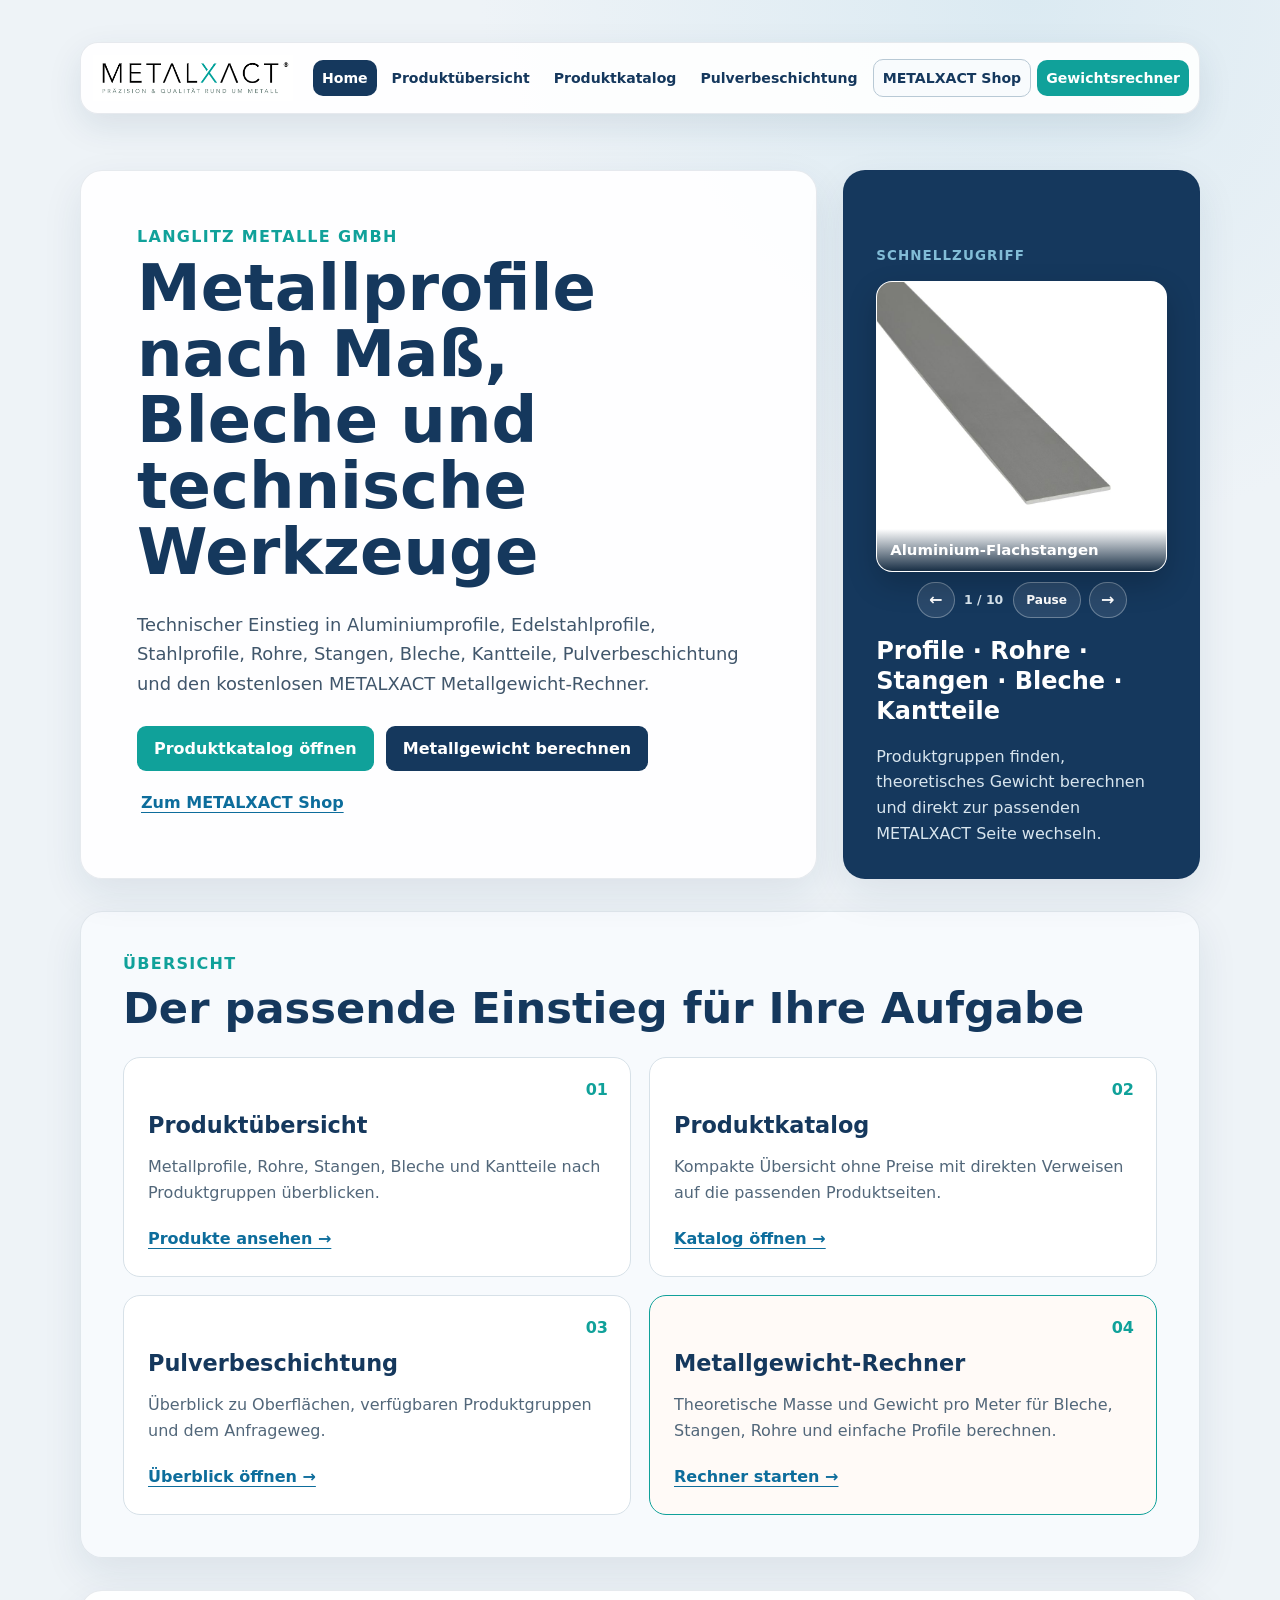
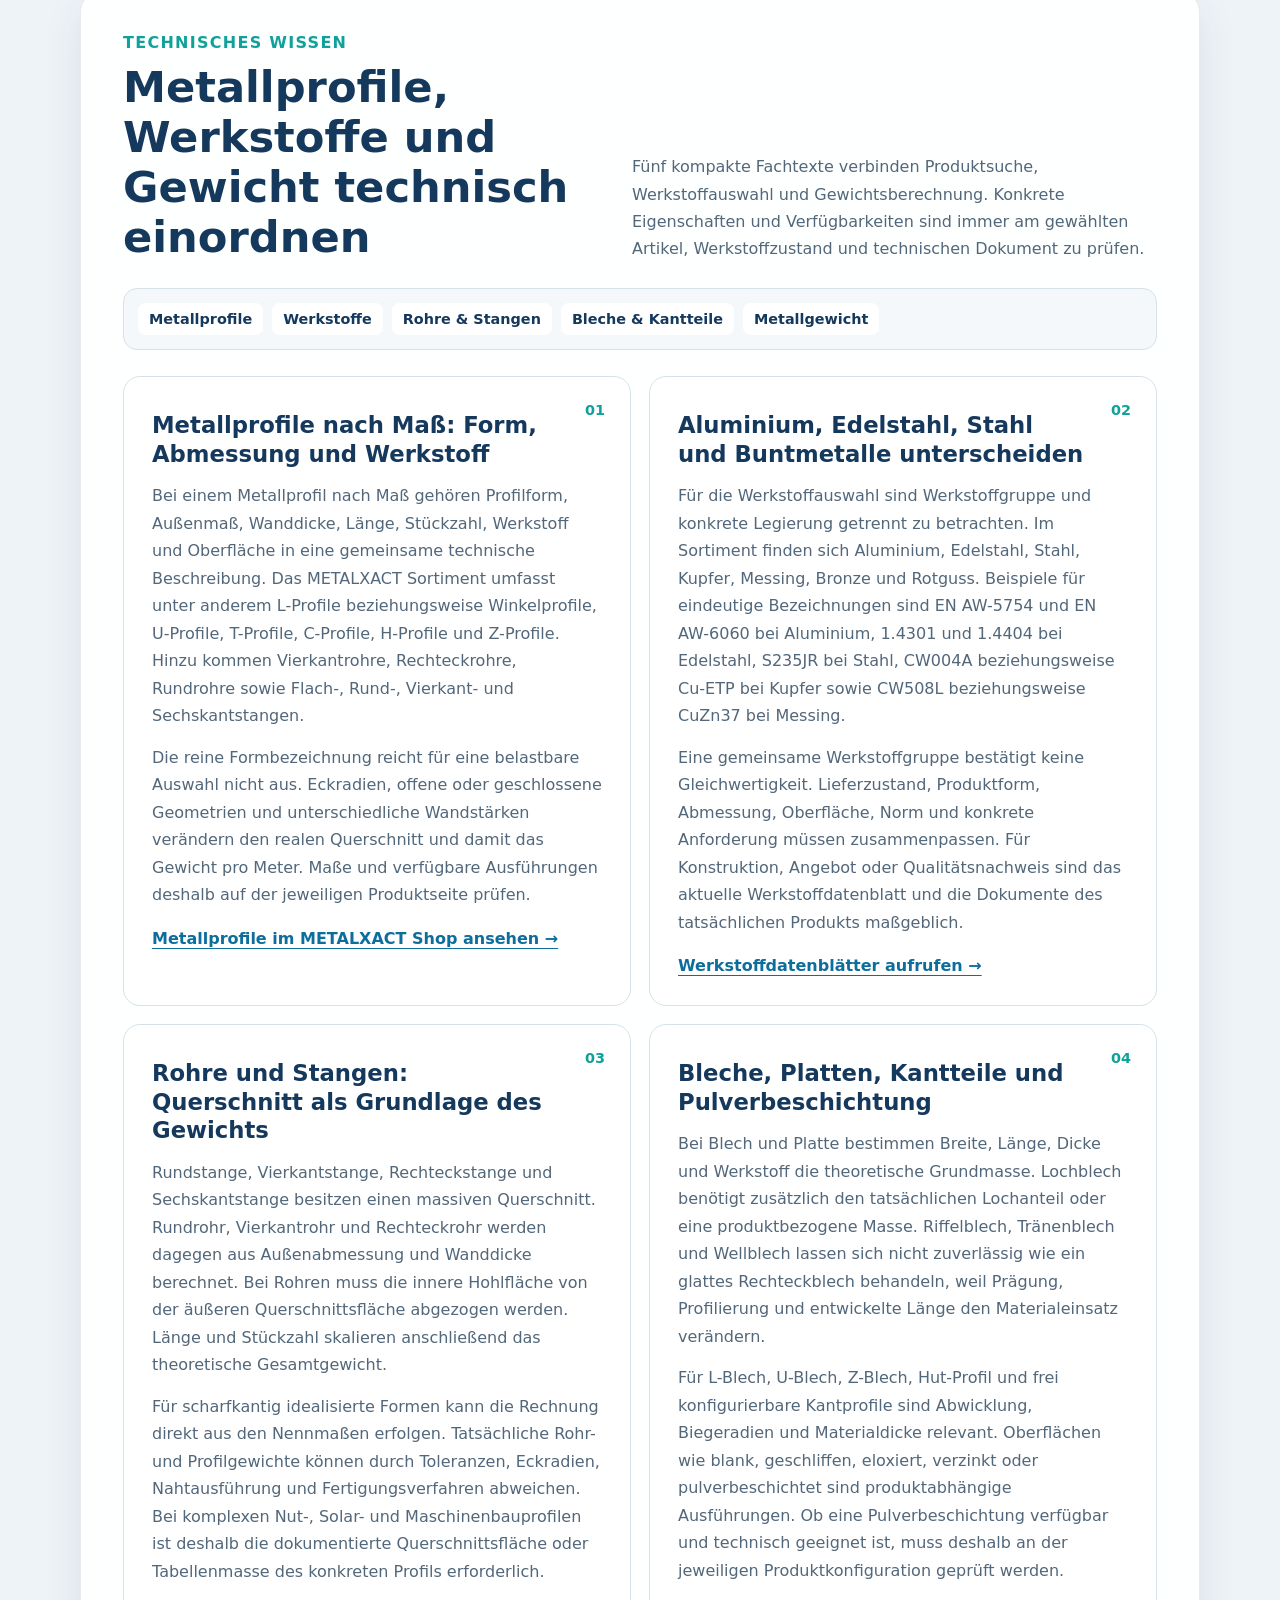
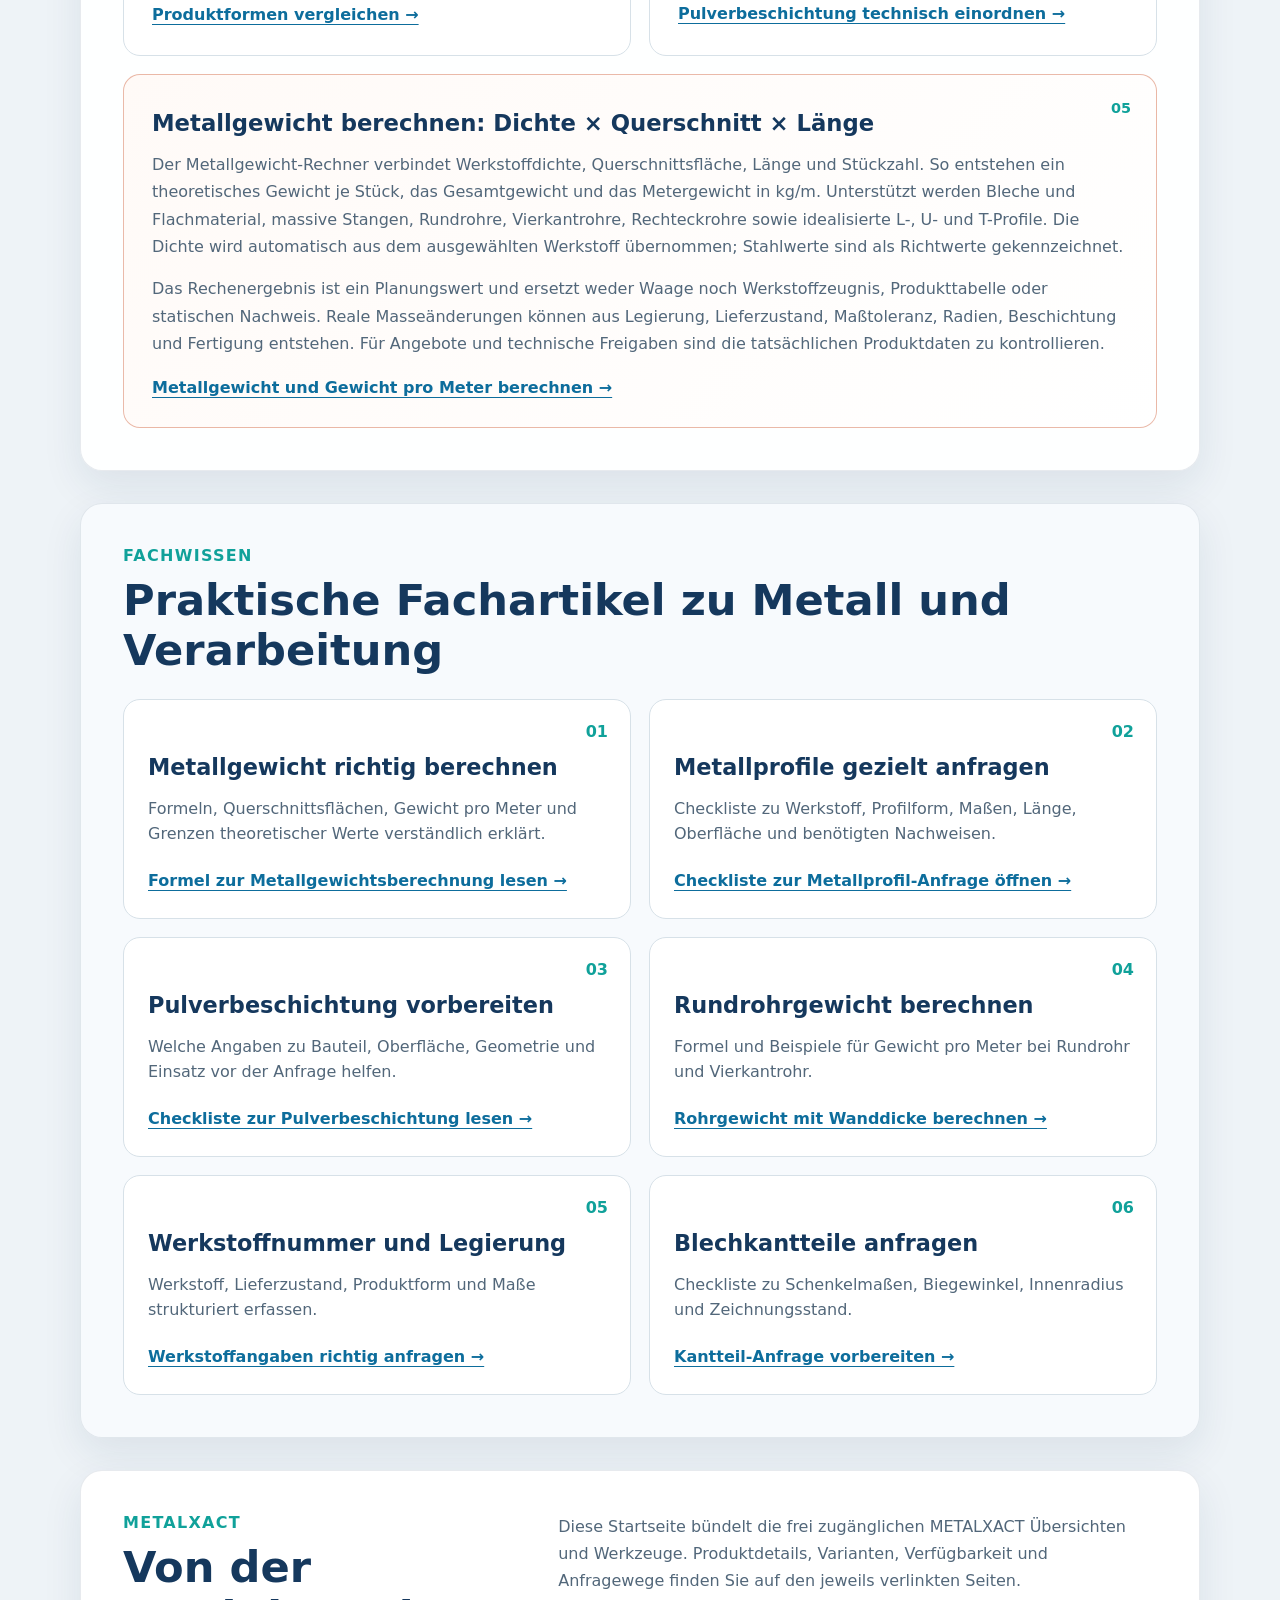
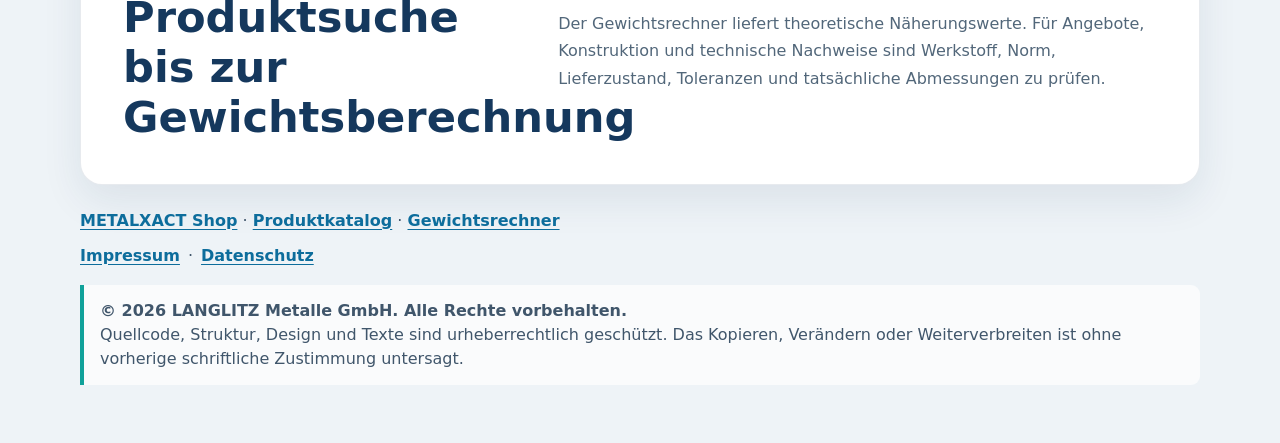
<file: index.html>
<!-- Copyright (c) 2026 LANGLITZ Metalle GmbH. All rights reserved. -->
<!doctype html>
<html lang="de" data-rights-owner="LANGLITZ Metalle GmbH">
<head>
  <meta charset="utf-8">
  <meta name="viewport" content="width=device-width, initial-scale=1">
  <title>Metallprofile nach Maß, Bleche & Gewichtsrechner | METALXACT</title>
  <meta name="description" content="METALXACT: Metallprofile nach Maß aus Aluminium, Edelstahl, Stahl, Kupfer, Messing, Bronze und Rotguss sowie Bleche, Kantteile und Gewichtsrechner.">
  <meta name="robots" content="index,follow,max-image-preview:large,max-snippet:-1,max-video-preview:-1">
  <meta name="author" content="LANGLITZ Metalle GmbH">
  <meta name="copyright" content="Copyright 2026 LANGLITZ Metalle GmbH. Alle Rechte vorbehalten.">
  <meta name="rights" content="Alle Inhalte und der Quellcode sind urheberrechtlich geschützt und gehören der LANGLITZ Metalle GmbH.">
  <meta name="application-name" content="METALXACT">
  <meta name="theme-color" content="#15385d">
  <link rel="canonical" href="https://langlitzmetalle.github.io/">
  <link rel="describedby" href="/llms.txt">
  <link rel="icon" type="image/png" href="favicon.png">
  <link rel="stylesheet" href="styles.css?v=20261005-9">
  <script src="carousel.js?v=20261005-1" defer></script>
  <meta property="og:type" content="website">
  <meta property="og:locale" content="de_DE">
  <meta property="og:site_name" content="METALXACT">
  <meta property="og:title" content="Metallprofile, Bleche und technische Werkzeuge | METALXACT">
    <meta property="og:description" content="Fachübersicht zu Profilformen, Werkstoffen, Blechen, Kantteilen, Pulverbeschichtung und theoretischer Gewichtsberechnung.">

  <meta property="og:url" content="https://langlitzmetalle.github.io/">
    <meta property="og:image" content="https://langlitzmetalle.github.io/assets/products/metallxact-social-preview.jpg">
  <meta property="og:image:type" content="image/jpeg">
  <meta property="og:image:alt" content="Metallprofile, Rundrohre und Stangen im METALXACT Sortiment">
  <meta name="twitter:image" content="https://langlitzmetalle.github.io/assets/products/metallxact-social-preview.jpg">
  <meta name="twitter:image:alt" content="Metallprofile, Rundrohre und Stangen im METALXACT Sortiment">
  <meta name="twitter:card" content="summary">
  <meta name="twitter:title" content="METALXACT Metallprofile & Gewichtsrechner">
  <meta name="twitter:description" content="Metallprofile nach Maß, Werkstoffgruppen, Bleche, Kantteile und theoretisches Gewicht pro Meter kompakt erklärt.">
  <script type="application/ld+json">
  {
    "@context": "https://schema.org",
    "@graph": [
      {
        "@type": "Organization",
        "@id": "https://www.metalxact.com/#organization",
        "name": "METALXACT",
        "legalName": "LANGLITZ Metalle GmbH",
        "alternateName": ["Langlitz Metalle", "METALXACT by LANGLITZ Metalle GmbH"],
        "url": "https://www.metalxact.com/",
        "logo": {
          "@type": "ImageObject",
          "@id": "https://www.metalxact.com/#logo",
          "url": "https://www.metalxact.com/media/6a/b0/7d/1710239752/METALXACT-Langlitz-Metalle-GmbH-Wettringen.svg",
          "caption": "METALXACT – LANGLITZ Metalle GmbH"
        },
        "address": {
          "@type": "PostalAddress",
          "streetAddress": "Siemensweg 6",
          "postalCode": "48493",
          "addressLocality": "Wettringen",
          "addressRegion": "Nordrhein-Westfalen",
          "addressCountry": "DE"
        },
        "telephone": "+49 2557 9296363",
        "email": "info@metalxact.com",
        "contactPoint": {
          "@type": "ContactPoint",
          "telephone": "+49 2557 9296363",
          "email": "info@metalxact.com",
          "contactType": "customer service",
          "availableLanguage": ["de", "en", "fr", "it", "es"],
          "url": "https://www.metalxact.com/service/kontakt/"
        },
        "sameAs": [
          "https://www.instagram.com/metalxact/",
          "https://www.facebook.com/metalxact/",
          "https://www.youtube.com/@METALXACT"
        ]
      },
      {
        "@type": "WebSite",
        "@id": "https://langlitzmetalle.github.io/#website",
        "url": "https://langlitzmetalle.github.io/",
        "name": "METALXACT",
        "alternateName": "METALXACT – LANGLITZ Metalle GmbH",
        "description": "Technische Übersicht zu Metallprofilen nach Maß, Werkstoffen, Blechen, Kantteilen, Pulverbeschichtung und Metallgewicht.",
        "inLanguage": "de-DE",
        "publisher": { "@id": "https://www.metalxact.com/#organization" },
        "copyrightHolder": { "@id": "https://www.metalxact.com/#organization" },
        "copyrightYear": 2026
      },
      {
        "@type": "WebPage",
        "@id": "https://langlitzmetalle.github.io/#webpage",
        "url": "https://langlitzmetalle.github.io/",
        "name": "Metallprofile nach Maß, Bleche und Gewichtsrechner | METALXACT",
        "headline": "Metallprofile nach Maß, Bleche und technische Werkzeuge von METALXACT",
        "description": "Technische Übersicht zu Metallprofilen, Werkstoffen, Rohren, Stangen, Blechen, Kantteilen, Pulverbeschichtung und theoretischer Gewichtsberechnung.",
        "isPartOf": { "@id": "https://langlitzmetalle.github.io/#website" },
        "about": { "@id": "https://www.metalxact.com/#organization" },
        "mainEntity": { "@id": "https://langlitzmetalle.github.io/#technical-topics" },
        "keywords": "Metallprofile nach Maß, Aluminiumprofile, Edelstahlprofile, Stahlprofile, Kupferprofile, Messingprofile, Bronzeprofile, Rotgussprofile, Rohre, Stangen, Bleche, Kantteile, Pulverbeschichtung, Metallgewicht, Gewicht pro Meter",
        "copyrightHolder": { "@id": "https://www.metalxact.com/#organization" },
        "copyrightYear": 2026,
        "inLanguage": "de-DE",
        "dateModified": "2026-10-07"
      },
      {
        "@type": "ItemList",
        "@id": "https://langlitzmetalle.github.io/#technical-topics",
        "name": "Technische Themen zu Metallprofilen und Metallgewicht",
        "numberOfItems": 5,
        "itemListElement": [
          {
            "@type": "ListItem",
            "position": 1,
            "item": {
              "@type": "WebPageElement",
              "@id": "https://langlitzmetalle.github.io/#metallprofile-nach-mass",
              "url": "https://langlitzmetalle.github.io/#metallprofile-nach-mass",
              "name": "Metallprofile nach Maß",
              "description": "Technische Einordnung von Profilform, Abmessung, Werkstoff und Oberfläche."
            }
          },
          {
            "@type": "ListItem",
            "position": 2,
            "item": {
              "@type": "WebPageElement",
              "@id": "https://langlitzmetalle.github.io/#werkstoffe-und-legierungen",
              "url": "https://langlitzmetalle.github.io/#werkstoffe-und-legierungen",
              "name": "Werkstoffe und Legierungen",
              "description": "Orientierung zu Aluminium, Edelstahl, Stahl, Kupfer, Messing, Bronze und Rotguss."
            }
          },
          {
            "@type": "ListItem",
            "position": 3,
            "item": {
              "@type": "WebPageElement",
              "@id": "https://langlitzmetalle.github.io/#rohre-und-stangen",
              "url": "https://langlitzmetalle.github.io/#rohre-und-stangen",
              "name": "Rohre und Stangen",
              "description": "Querschnittsformen und Eingabedaten für die theoretische Gewichtsberechnung."
            }
          },
          {
            "@type": "ListItem",
            "position": 4,
            "item": {
              "@type": "WebPageElement",
              "@id": "https://langlitzmetalle.github.io/#bleche-kantteile-oberflaechen",
              "url": "https://langlitzmetalle.github.io/#bleche-kantteile-oberflaechen",
              "name": "Bleche, Kantteile und Oberflächen",
              "description": "Auswahlkriterien für Bleche, Platten, Kantprofile und produktabhängige Oberflächen."
            }
          },
          {
            "@type": "ListItem",
            "position": 5,
            "item": {
              "@type": "WebPageElement",
              "@id": "https://langlitzmetalle.github.io/#metallgewicht-berechnen",
              "url": "https://langlitzmetalle.github.io/#metallgewicht-berechnen",
              "name": "Metallgewicht berechnen",
              "description": "Zusammenhang zwischen Dichte, Querschnitt, Länge, Stückzahl und theoretischer Masse."
            }
          }
        ]
      }
    ]
  }
  </script>
</head>
<body>
  <main class="shell">
    <nav class="topnav" aria-label="Seitennavigation">
      <a class="topnav-brand" href="./" aria-label="METALXACT Startseite">
        <img src="metalxact-logo.png" width="397" height="90" alt="METALXACT – Präzision und Qualität rund um Metall">
      </a>
      <a class="active" href="./" aria-current="page">Home</a>
      <a href="/metal-weight-calculator/produkte.html">Produktübersicht</a>
      <a href="/metal-weight-calculator/produktkatalog.html">Produktkatalog</a>
      <a href="/metal-weight-calculator/pulverbeschichtung.html">Pulverbeschichtung</a>
      <a class="nav-shop" href="https://www.metalxact.com/">METALXACT Shop</a>
      <a class="nav-calculator" href="/metal-weight-calculator/">Gewichtsrechner</a>
    </nav>

    <header class="hero">
      <div class="hero-copy">
        <p class="eyebrow">LANGLITZ Metalle GmbH</p>
        <h1>Metallprofile nach Maß, Bleche und technische Werkzeuge</h1>
        <p class="intro">Technischer Einstieg in Aluminiumprofile, Edelstahlprofile, Stahlprofile, Rohre, Stangen, Bleche, Kantteile, Pulverbeschichtung und den kostenlosen METALXACT Metallgewicht-Rechner.</p>
        <div class="hero-actions">
          <a class="button-link" href="/metal-weight-calculator/produktkatalog.html">Produktkatalog öffnen</a>
          <a class="button-link secondary" href="/metal-weight-calculator/">Metallgewicht berechnen</a>
          <a class="text-link" href="https://www.metalxact.com/">Zum METALXACT Shop</a>
        </div>
      </div>
      <aside class="hero-panel" aria-label="Schnellzugriff">
        <span class="panel-label">Schnellzugriff</span>
        <div class="product-carousel" data-carousel aria-label="METALXACT Produktbilder" aria-roledescription="Karussell">
          <div class="carousel-viewport">
            <a class="carousel-slide is-active" href="https://www.metalxact.com/metallprofile-nach-mass/aluminium/flachstangen/">
              <img src="assets/products/aluminium-flachstange-eloxiert.jpg" width="800" height="800" alt="Eloxierte Aluminium-Flachstange" fetchpriority="high">
              <span>Aluminium-Flachstangen</span>
            </a>
            <a class="carousel-slide" href="https://www.metalxact.com/metallprofile-nach-mass/aluminium/u-profile/" hidden>
              <img src="assets/products/u-profile-pulverbeschichtet.jpg" width="800" height="800" alt="Pulverbeschichtete Aluminium-U-Profile" loading="lazy">
              <span>U-Profile mit Pulverbeschichtung</span>
            </a>
            <a class="carousel-slide" href="https://www.metalxact.com/metallprofile-nach-mass/stahl/vierkantrohre/" hidden>
              <img src="assets/products/stahl-vierkantrohr.jpg" width="800" height="800" alt="Schwarzes Stahl-Vierkantrohr" loading="lazy">
              <span>Stahl-Vierkantrohre</span>
            </a>
            <a class="carousel-slide" href="https://www.metalxact.com/metallprofile-nach-mass/stahl/rundrohre/" hidden>
              <img src="assets/products/stahl-rundrohr.jpg" width="800" height="800" alt="Schwarzes Stahl-Rundrohr" loading="lazy">
              <span>Stahl-Rundrohre</span>
            </a>
            <a class="carousel-slide" href="https://www.metalxact.com/bleche-platten-nach-mass/" hidden>
              <img src="assets/products/metallblech.jpg" width="800" height="800" alt="Metallblech mit glatter Oberfläche" loading="lazy">
              <span>Bleche und Platten nach Maß</span>
            </a>
            <a class="carousel-slide" href="https://www.metalxact.com/metallprofile-nach-mass/kupfer/rundstangen/" hidden>
              <img src="assets/products/kupfer-rundstange.jpg" width="1733" height="975" alt="Kupfer-Rundstange mit blanker Oberfläche" loading="lazy">
              <span>Kupfer-Rundstangen</span>
            </a>
            <a class="carousel-slide" href="https://www.metalxact.com/metallprofile-nach-mass/messing/rundstangen/" hidden>
              <img src="assets/products/messing-rundstange.jpg" width="1280" height="800" alt="Messing-Rundstange mit blanker Oberfläche" loading="lazy">
              <span>Messing-Rundstangen</span>
            </a>
            <a class="carousel-slide" href="https://www.metalxact.com/metallprofile-nach-mass/rotguss/rundstangen/" hidden>
              <img src="assets/products/rotguss-rundstange.jpg" width="1280" height="720" alt="Rotguss-Rundstange mit metallischer Oberfläche" loading="lazy">
              <span>Rotguss-Rundstangen</span>
            </a>
            <a class="carousel-slide" href="https://www.metalxact.com/metallprofile-nach-mass/edelstahl/flachstangen/" hidden>
              <img src="assets/products/edelstahl-flachstange.jpg" width="1280" height="800" alt="Ungeschliffene Edelstahl-Flachstange" loading="lazy">
              <span>Edelstahl-Flachstangen</span>
            </a>
            <a class="carousel-slide" href="https://www.metalxact.com/metallprofile-nach-mass/kunststoff/rundstangen/" hidden>
              <img src="assets/products/pom-rundstange-natur.jpg" width="1280" height="800" alt="Naturfarbene POM-Rundstange" loading="lazy">
              <span>POM-Rundstangen</span>
            </a>
          </div>
          <div class="carousel-controls" aria-label="Karussellsteuerung">
            <button class="carousel-button carousel-prev" type="button" aria-label="Vorheriges Produktbild">←</button>
            <span class="carousel-status" aria-hidden="true">1 / 10</span>
            <button class="carousel-button carousel-toggle" type="button" aria-label="Automatischen Bildwechsel pausieren" aria-pressed="false">Pause</button>
            <button class="carousel-button carousel-next" type="button" aria-label="Nächstes Produktbild">→</button>
          </div>
        </div>
        <strong>Profile · Rohre · Stangen · Bleche · Kantteile</strong>
        <p>Produktgruppen finden, theoretisches Gewicht berechnen und direkt zur passenden METALXACT Seite wechseln.</p>
      </aside>
    </header>

    <section class="portal" aria-labelledby="portal-title">
      <div class="section-heading">
        <p class="eyebrow">Übersicht</p>
        <h2 id="portal-title">Der passende Einstieg für Ihre Aufgabe</h2>
      </div>
      <div class="card-grid">
        <article class="portal-card">
          <span class="card-number">01</span>
          <h3>Produktübersicht</h3>
          <p>Metallprofile, Rohre, Stangen, Bleche und Kantteile nach Produktgruppen überblicken.</p>
          <a href="/metal-weight-calculator/produkte.html">Produkte ansehen →</a>
        </article>
        <article class="portal-card">
          <span class="card-number">02</span>
          <h3>Produktkatalog</h3>
          <p>Kompakte Übersicht ohne Preise mit direkten Verweisen auf die passenden Produktseiten.</p>
          <a href="/metal-weight-calculator/produktkatalog.html">Katalog öffnen →</a>
        </article>
        <article class="portal-card">
          <span class="card-number">03</span>
          <h3>Pulverbeschichtung</h3>
          <p>Überblick zu Oberflächen, verfügbaren Produktgruppen und dem Anfrageweg.</p>
          <a href="/metal-weight-calculator/pulverbeschichtung.html">Überblick öffnen →</a>
        </article>
        <article class="portal-card featured">
          <span class="card-number">04</span>
          <h3>Metallgewicht-Rechner</h3>
          <p>Theoretische Masse und Gewicht pro Meter für Bleche, Stangen, Rohre und einfache Profile berechnen.</p>
          <a href="/metal-weight-calculator/">Rechner starten →</a>
        </article>
      </div>
    </section>

    <section class="technical-hub" aria-labelledby="technical-title">
      <div class="section-heading technical-heading">
        <div>
          <p class="eyebrow">Technisches Wissen</p>
          <h2 id="technical-title">Metallprofile, Werkstoffe und Gewicht technisch einordnen</h2>
        </div>
        <p>Fünf kompakte Fachtexte verbinden Produktsuche, Werkstoffauswahl und Gewichtsberechnung. Konkrete Eigenschaften und Verfügbarkeiten sind immer am gewählten Artikel, Werkstoffzustand und technischen Dokument zu prüfen.</p>
      </div>

      <nav class="topic-index" aria-label="Technische Themen">
        <a href="#metallprofile-nach-mass">Metallprofile</a>
        <a href="#werkstoffe-und-legierungen">Werkstoffe</a>
        <a href="#rohre-und-stangen">Rohre &amp; Stangen</a>
        <a href="#bleche-kantteile-oberflaechen">Bleche &amp; Kantteile</a>
        <a href="#metallgewicht-berechnen">Metallgewicht</a>
      </nav>

      <div class="technical-grid">
        <article id="metallprofile-nach-mass" class="technical-card">
          <span class="topic-number">01</span>
          <h3>Metallprofile nach Maß: Form, Abmessung und Werkstoff</h3>
          <p>Bei einem Metallprofil nach Maß gehören Profilform, Außenmaß, Wanddicke, Länge, Stückzahl, Werkstoff und Oberfläche in eine gemeinsame technische Beschreibung. Das METALXACT Sortiment umfasst unter anderem L-Profile beziehungsweise Winkelprofile, U-Profile, T-Profile, C-Profile, H-Profile und Z-Profile. Hinzu kommen Vierkantrohre, Rechteckrohre, Rundrohre sowie Flach-, Rund-, Vierkant- und Sechskantstangen.</p>
          <p>Die reine Formbezeichnung reicht für eine belastbare Auswahl nicht aus. Eckradien, offene oder geschlossene Geometrien und unterschiedliche Wandstärken verändern den realen Querschnitt und damit das Gewicht pro Meter. Maße und verfügbare Ausführungen deshalb auf der jeweiligen Produktseite prüfen.</p>
          <a class="topic-link" href="https://www.metalxact.com/metallprofile-nach-mass/">Metallprofile im METALXACT Shop ansehen →</a>
        </article>

        <article id="werkstoffe-und-legierungen" class="technical-card">
          <span class="topic-number">02</span>
          <h3>Aluminium, Edelstahl, Stahl und Buntmetalle unterscheiden</h3>
          <p>Für die Werkstoffauswahl sind Werkstoffgruppe und konkrete Legierung getrennt zu betrachten. Im Sortiment finden sich Aluminium, Edelstahl, Stahl, Kupfer, Messing, Bronze und Rotguss. Beispiele für eindeutige Bezeichnungen sind EN AW-5754 und EN AW-6060 bei Aluminium, 1.4301 und 1.4404 bei Edelstahl, S235JR bei Stahl, CW004A beziehungsweise Cu-ETP bei Kupfer sowie CW508L beziehungsweise CuZn37 bei Messing.</p>
          <p>Eine gemeinsame Werkstoffgruppe bestätigt keine Gleichwertigkeit. Lieferzustand, Produktform, Abmessung, Oberfläche, Norm und konkrete Anforderung müssen zusammenpassen. Für Konstruktion, Angebot oder Qualitätsnachweis sind das aktuelle Werkstoffdatenblatt und die Dokumente des tatsächlichen Produkts maßgeblich.</p>
          <a class="topic-link" href="https://www.metalxact.com/werkstoffdatenlaetter">Werkstoffdatenblätter aufrufen →</a>
        </article>

        <article id="rohre-und-stangen" class="technical-card">
          <span class="topic-number">03</span>
          <h3>Rohre und Stangen: Querschnitt als Grundlage des Gewichts</h3>
          <p>Rundstange, Vierkantstange, Rechteckstange und Sechskantstange besitzen einen massiven Querschnitt. Rundrohr, Vierkantrohr und Rechteckrohr werden dagegen aus Außenabmessung und Wanddicke berechnet. Bei Rohren muss die innere Hohlfläche von der äußeren Querschnittsfläche abgezogen werden. Länge und Stückzahl skalieren anschließend das theoretische Gesamtgewicht.</p>
          <p>Für scharfkantig idealisierte Formen kann die Rechnung direkt aus den Nennmaßen erfolgen. Tatsächliche Rohr- und Profilgewichte können durch Toleranzen, Eckradien, Nahtausführung und Fertigungsverfahren abweichen. Bei komplexen Nut-, Solar- und Maschinenbauprofilen ist deshalb die dokumentierte Querschnittsfläche oder Tabellenmasse des konkreten Profils erforderlich.</p>
          <a class="topic-link" href="/metal-weight-calculator/produkte.html">Produktformen vergleichen →</a>
        </article>

        <article id="bleche-kantteile-oberflaechen" class="technical-card">
          <span class="topic-number">04</span>
          <h3>Bleche, Platten, Kantteile und Pulverbeschichtung</h3>
          <p>Bei Blech und Platte bestimmen Breite, Länge, Dicke und Werkstoff die theoretische Grundmasse. Lochblech benötigt zusätzlich den tatsächlichen Lochanteil oder eine produktbezogene Masse. Riffelblech, Tränenblech und Wellblech lassen sich nicht zuverlässig wie ein glattes Rechteckblech behandeln, weil Prägung, Profilierung und entwickelte Länge den Materialeinsatz verändern.</p>
          <p>Für L-Blech, U-Blech, Z-Blech, Hut-Profil und frei konfigurierbare Kantprofile sind Abwicklung, Biegeradien und Materialdicke relevant. Oberflächen wie blank, geschliffen, eloxiert, verzinkt oder pulverbeschichtet sind produktabhängige Ausführungen. Ob eine Pulverbeschichtung verfügbar und technisch geeignet ist, muss deshalb an der jeweiligen Produktkonfiguration geprüft werden.</p>
          <a class="topic-link" href="/metal-weight-calculator/pulverbeschichtung.html">Pulverbeschichtung technisch einordnen →</a>
        </article>

        <article id="metallgewicht-berechnen" class="technical-card technical-card-wide">
          <span class="topic-number">05</span>
          <h3>Metallgewicht berechnen: Dichte × Querschnitt × Länge</h3>
          <p>Der Metallgewicht-Rechner verbindet Werkstoffdichte, Querschnittsfläche, Länge und Stückzahl. So entstehen ein theoretisches Gewicht je Stück, das Gesamtgewicht und das Metergewicht in kg/m. Unterstützt werden Bleche und Flachmaterial, massive Stangen, Rundrohre, Vierkantrohre, Rechteckrohre sowie idealisierte L-, U- und T-Profile. Die Dichte wird automatisch aus dem ausgewählten Werkstoff übernommen; Stahlwerte sind als Richtwerte gekennzeichnet.</p>
          <p>Das Rechenergebnis ist ein Planungswert und ersetzt weder Waage noch Werkstoffzeugnis, Produkttabelle oder statischen Nachweis. Reale Masseänderungen können aus Legierung, Lieferzustand, Maßtoleranz, Radien, Beschichtung und Fertigung entstehen. Für Angebote und technische Freigaben sind die tatsächlichen Produktdaten zu kontrollieren.</p>
          <a class="topic-link" href="/metal-weight-calculator/">Metallgewicht und Gewicht pro Meter berechnen →</a>
        </article>
      </div>
    </section>

    <section class="portal" aria-labelledby="guides-title">
      <div class="section-heading">
        <p class="eyebrow">Fachwissen</p>
        <h2 id="guides-title">Praktische Fachartikel zu Metall und Verarbeitung</h2>
      </div>
      <div class="card-grid">
        <article class="portal-card"><span class="card-number">01</span><h3>Metallgewicht richtig berechnen</h3><p>Formeln, Querschnittsflächen, Gewicht pro Meter und Grenzen theoretischer Werte verständlich erklärt.</p><a href="/fachartikel-metallgewicht-berechnen.html">Formel zur Metallgewichtsberechnung lesen →</a></article>
        <article class="portal-card"><span class="card-number">02</span><h3>Metallprofile gezielt anfragen</h3><p>Checkliste zu Werkstoff, Profilform, Maßen, Länge, Oberfläche und benötigten Nachweisen.</p><a href="/fachartikel-metallprofile-anfrage-checkliste.html">Checkliste zur Metallprofil-Anfrage öffnen →</a></article>
        <article class="portal-card"><span class="card-number">03</span><h3>Pulverbeschichtung vorbereiten</h3><p>Welche Angaben zu Bauteil, Oberfläche, Geometrie und Einsatz vor der Anfrage helfen.</p><a href="/fachartikel-pulverbeschichtung-checkliste.html">Checkliste zur Pulverbeschichtung lesen →</a></article>
        <article class="portal-card"><span class="card-number">04</span><h3>Rundrohrgewicht berechnen</h3><p>Formel und Beispiele für Gewicht pro Meter bei Rundrohr und Vierkantrohr.</p><a href="/fachartikel-rohrgewicht-berechnen.html">Rohrgewicht mit Wanddicke berechnen →</a></article>
        <article class="portal-card"><span class="card-number">05</span><h3>Werkstoffnummer und Legierung</h3><p>Werkstoff, Lieferzustand, Produktform und Maße strukturiert erfassen.</p><a href="/fachartikel-werkstoffangaben-metall.html">Werkstoffangaben richtig anfragen →</a></article>
        <article class="portal-card"><span class="card-number">06</span><h3>Blechkantteile anfragen</h3><p>Checkliste zu Schenkelmaßen, Biegewinkel, Innenradius und Zeichnungsstand.</p><a href="/fachartikel-kantteile-anfragen.html">Kantteil-Anfrage vorbereiten →</a></article>
      </div>
    </section>

    <section class="info-section" aria-labelledby="info-title">
      <div>
        <p class="eyebrow">METALXACT</p>
        <h2 id="info-title">Von der Produktsuche bis zur Gewichtsberechnung</h2>
      </div>
      <div class="info-copy">
        <p>Diese Startseite bündelt die frei zugänglichen METALXACT Übersichten und Werkzeuge. Produktdetails, Varianten, Verfügbarkeit und Anfragewege finden Sie auf den jeweils verlinkten Seiten.</p>
        <p>Der Gewichtsrechner liefert theoretische Näherungswerte. Für Angebote, Konstruktion und technische Nachweise sind Werkstoff, Norm, Lieferzustand, Toleranzen und tatsächliche Abmessungen zu prüfen.</p>
      </div>
    </section>

    <footer>
      <p><a href="https://www.metalxact.com/">METALXACT Shop</a> · <a href="/metal-weight-calculator/produktkatalog.html">Produktkatalog</a> · <a href="/metal-weight-calculator/">Gewichtsrechner</a></p>
      <p class="legal-links"><a href="https://www.metalxact.com/informationen/impressum/">Impressum</a> · <a href="https://www.metalxact.com/informationen/datenschutz/">Datenschutz</a></p>
      <p class="copyright-notice" data-rights-owner="LANGLITZ Metalle GmbH"><strong>© 2026 LANGLITZ Metalle GmbH. Alle Rechte vorbehalten.</strong><br>Quellcode, Struktur, Design und Texte sind urheberrechtlich geschützt. Das Kopieren, Verändern oder Weiterverbreiten ist ohne vorherige schriftliche Zustimmung untersagt.</p>
    </footer>
  </main>
</body>
</html>
</file>
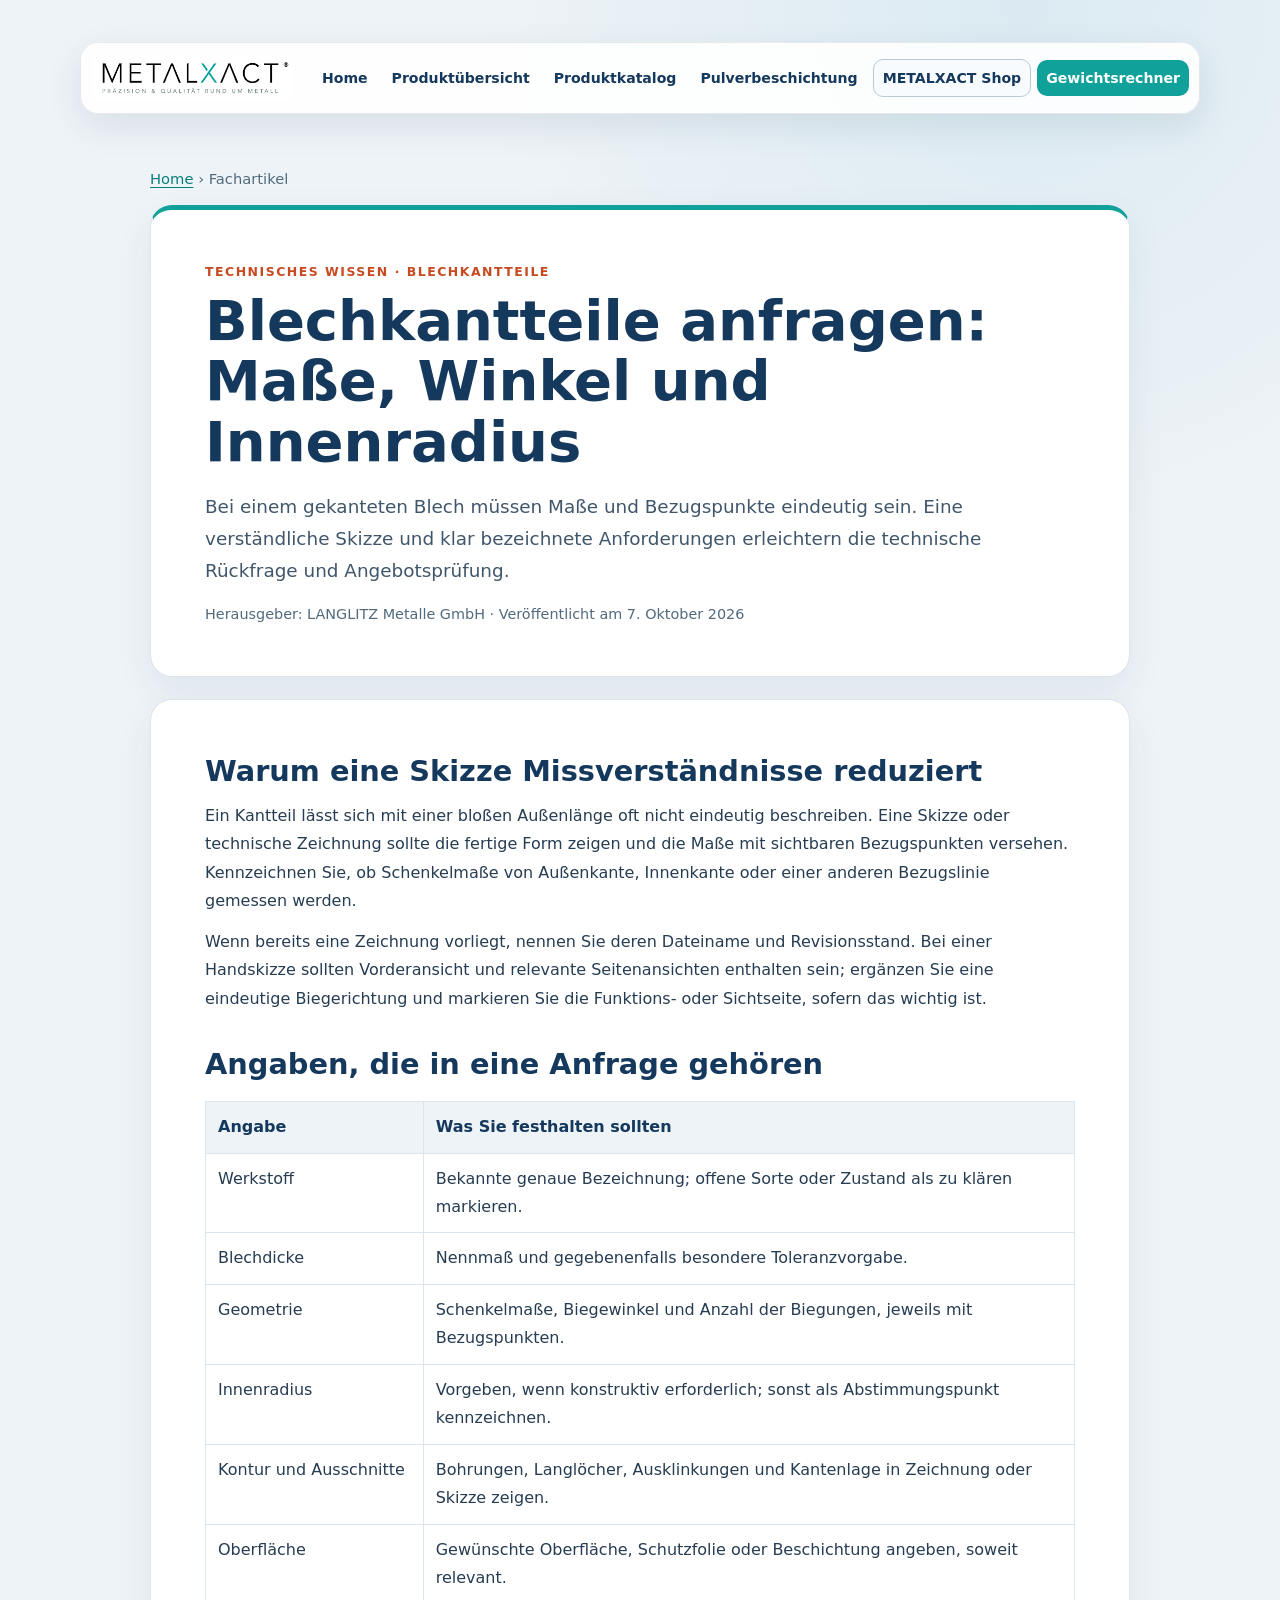
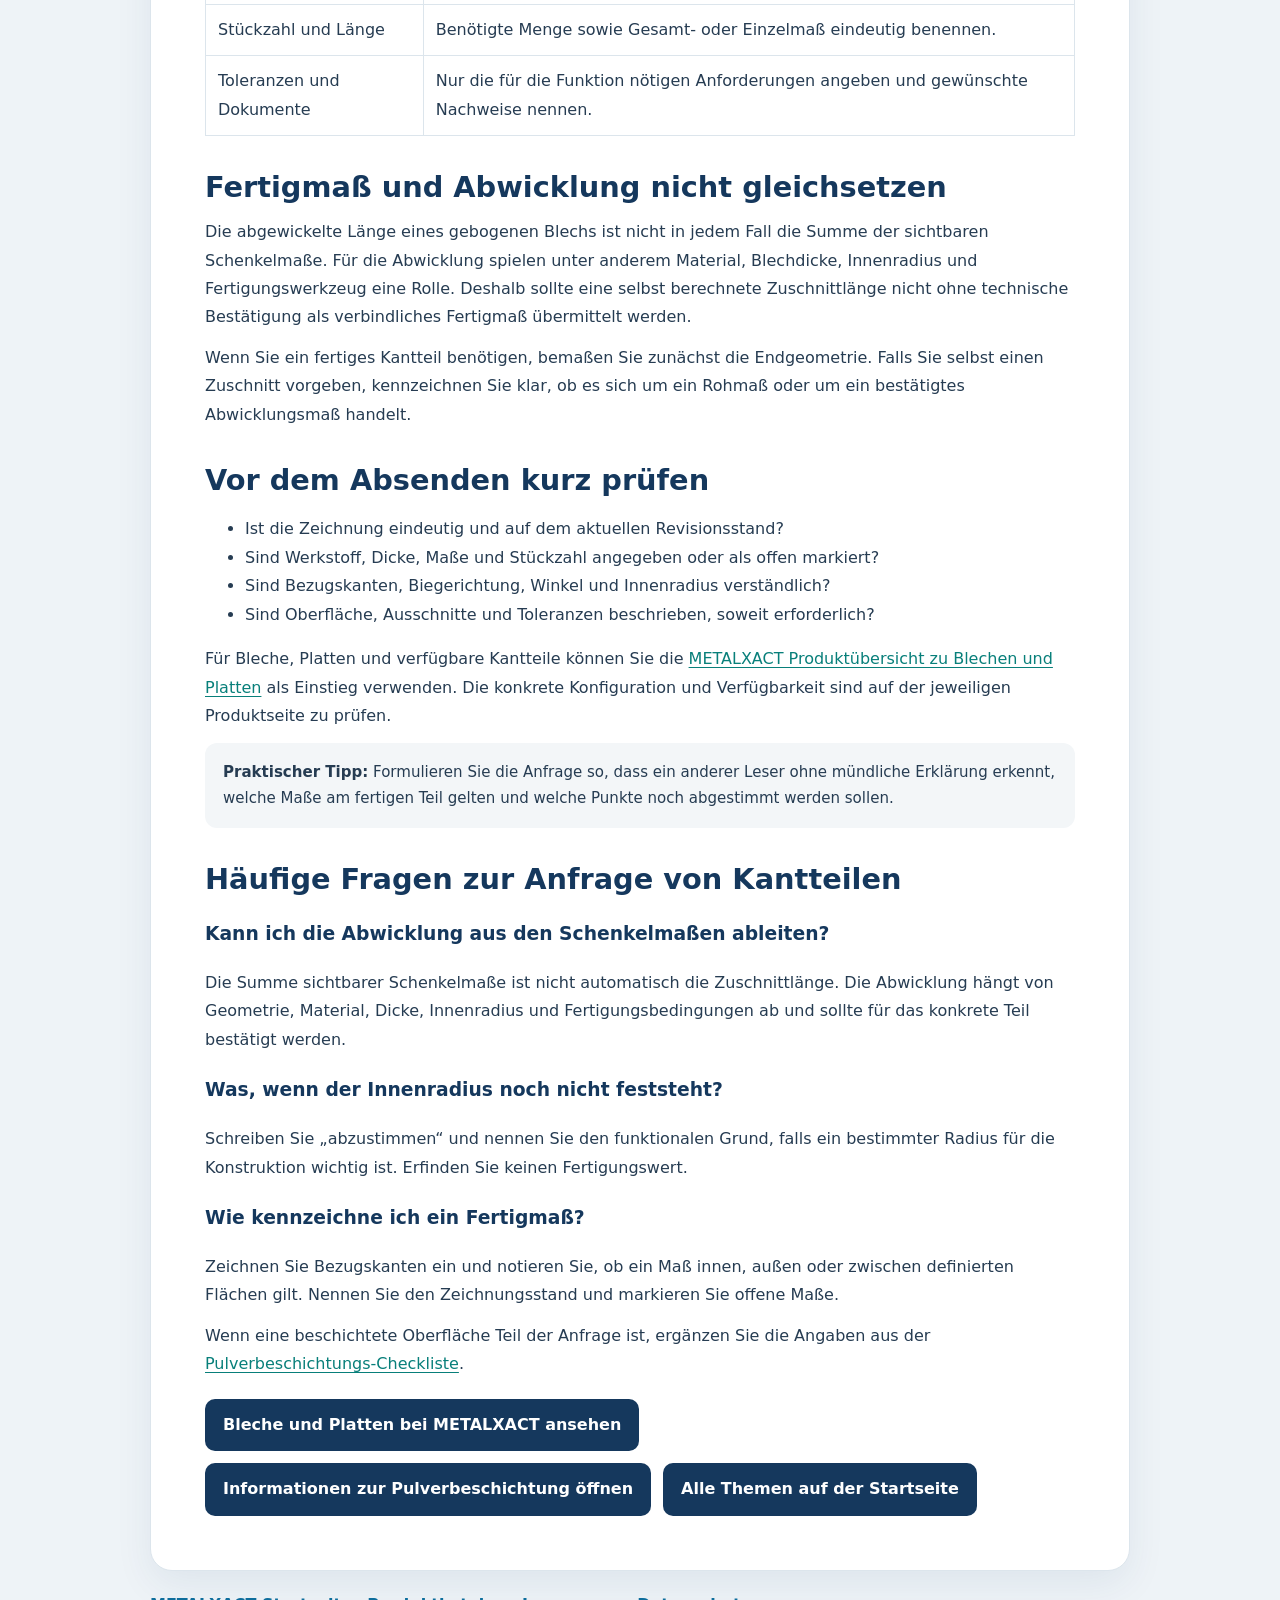
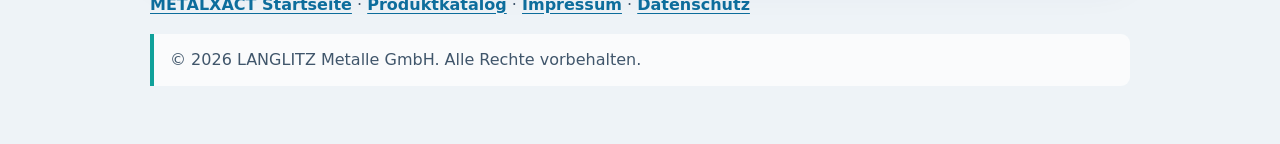
<file: fachartikel-kantteile-anfragen.html>
<!-- Copyright (c) 2026 LANGLITZ Metalle GmbH. Alle Rechte vorbehalten. -->
<!doctype html>
<html lang="de" data-rights-owner="LANGLITZ Metalle GmbH">
<head>
  <meta charset="utf-8">
  <meta name="viewport" content="width=device-width, initial-scale=1">
  <title>Blechkantteile anfragen: Maße, Winkel und Radius | METALXACT</title>
  <meta name="description" content="Blechkantteile präzise anfragen: Schenkelmaße, Blechdicke, Winkel, Innenradius, Zeichnungsstand und Toleranzen eindeutig festhalten.">
  <meta name="copyright" content="Copyright 2026 LANGLITZ Metalle GmbH. Alle Rechte vorbehalten.">
  <meta name="robots" content="index,follow,max-image-preview:large,max-snippet:-1,max-video-preview:-1">
  <meta name="theme-color" content="#15385d">
  <link rel="canonical" href="https://langlitzmetalle.github.io/fachartikel-kantteile-anfragen.html">
  <meta property="og:type" content="article">
  <meta property="og:locale" content="de_DE">
  <meta property="og:site_name" content="METALXACT">
  <meta property="og:title" content="Blechkantteile anfragen: Maße, Winkel und Radius | METALXACT">
  <meta property="og:description" content="Blechkantteile präzise anfragen: Schenkelmaße, Blechdicke, Winkel, Innenradius, Zeichnungsstand und Toleranzen eindeutig festhalten.">
  <meta property="og:url" content="https://langlitzmetalle.github.io/fachartikel-kantteile-anfragen.html">
  <meta property="og:image" content="https://langlitzmetalle.github.io/assets/products/metallxact-social-preview.jpg">
  <meta property="og:image:type" content="image/jpeg">
  <meta property="og:image:alt" content="Metallprofile und Bleche im METALXACT Sortiment">
  <meta name="twitter:card" content="summary">
  <meta name="twitter:title" content="Blechkantteile anfragen: Maße, Winkel und Radius | METALXACT">
  <meta name="twitter:description" content="Blechkantteile präzise anfragen: Schenkelmaße, Blechdicke, Winkel, Innenradius, Zeichnungsstand und Toleranzen eindeutig festhalten.">
  <meta name="twitter:image" content="https://langlitzmetalle.github.io/assets/products/metallxact-social-preview.jpg">
  <meta name="twitter:image:alt" content="Metallprofile und Bleche im METALXACT Sortiment">
  <link rel="icon" type="image/png" href="/favicon.png">
  <link rel="stylesheet" href="/styles.css?v=20261005-9">
  <style>.article-wrap{max-width:980px;margin:34px auto 0}.article-crumb{margin:0 0 18px;color:#526a7e;font-size:.92rem}.article-crumb a,.article-content a{color:#087f7a;text-underline-offset:3px}.article-head,.article-content,.article-related{background:#fff;border:1px solid #dce5ec;border-radius:22px;padding:clamp(24px,5vw,54px);box-shadow:0 14px 38px rgba(21,56,93,.07)}.article-head{border-top:5px solid #10a19a}.article-kicker{margin:0 0 12px;color:#c74a21;font-size:.78rem;font-weight:800;letter-spacing:.12em;text-transform:uppercase}.article-head h1{max-width:850px;margin:0;color:#15385d;font-size:clamp(2rem,5vw,3.5rem);line-height:1.08}.article-lede{max-width:780px;color:#40566b;font-size:1.15rem;line-height:1.75}.article-content{margin-top:22px;color:#263c52;line-height:1.78}.article-content h2{margin:34px 0 10px;color:#15385d;font-size:clamp(1.35rem,3vw,1.8rem);line-height:1.25}.article-content h2:first-child{margin-top:0}.article-content h3{color:#15385d}.article-content p{margin:12px 0}.formula-box{margin:20px 0;padding:18px 22px;border-left:5px solid #10a19a;border-radius:0 12px 12px 0;background:#edf7f6;color:#15385d;font-weight:750;overflow-wrap:anywhere}.article-content table{width:100%;border-collapse:collapse;margin:18px 0}.article-content th,.article-content td{padding:11px 12px;border:1px solid #dce5ec;text-align:left;vertical-align:top}.article-content th{background:#edf3f7;color:#15385d}.article-note{padding:16px 18px;border-radius:12px;background:#f3f6f8;font-size:.94rem}.article-related{margin:22px 0 30px}.article-related h2{margin:0 0 12px;color:#15385d}.article-actions{display:flex;flex-wrap:wrap;gap:12px;margin-top:20px}.article-actions a{display:inline-block;padding:12px 18px;border-radius:10px;background:#10a19a;color:#fff;font-weight:750;text-decoration:none}.article-actions a.secondary{background:#15385d}.article-wrap footer{margin-top:24px}.article-meta{margin:12px 0 0;color:#526a7e;font-size:.9rem}@media(max-width:680px){.article-content table{font-size:.9rem}.article-content th,.article-content td{padding:8px}}</style>
  <script type="application/ld+json">{"@context":"https://schema.org","@graph":[{"@type":"Article","headline":"Blechkantteile anfragen: Maße, Winkel und Innenradius","description":"Blechkantteile präzise anfragen: Schenkelmaße, Blechdicke, Winkel, Innenradius, Zeichnungsstand und Toleranzen eindeutig festhalten.","mainEntityOfPage":{"@type":"WebPage","@id":"https://langlitzmetalle.github.io/fachartikel-kantteile-anfragen.html"},"publisher":{"@type":"Organization","name":"LANGLITZ Metalle GmbH","url":"https://www.metalxact.com/"},"datePublished":"2026-10-07","dateModified":"2026-10-07","inLanguage":"de-DE","articleSection":"Blechkantteile und technische Anfrage","keywords":["Kantteile anfragen","Blechkantteil Maße Zeichnung","Blech biegen Anfrage","Kantprofil Schenkelmaß Biegeradius"]},{"@type":"BreadcrumbList","itemListElement":[{"@type":"ListItem","position":1,"name":"Home","item":"https://langlitzmetalle.github.io/"},{"@type":"ListItem","position":2,"name":"Blechkantteile anfragen: Maße, Winkel und Innenradius","item":"https://langlitzmetalle.github.io/fachartikel-kantteile-anfragen.html"}]}]}</script>
</head>
<body>
  <main class="shell">
    <nav class="topnav" aria-label="Seitennavigation">
      <a class="topnav-brand" href="/" aria-label="METALXACT Startseite"><img src="/metalxact-logo.png" width="397" height="90" alt="METALXACT – Präzision und Qualität rund um Metall"></a>
      <a href="/">Home</a><a href="/metal-weight-calculator/produkte.html">Produktübersicht</a><a href="/metal-weight-calculator/produktkatalog.html">Produktkatalog</a><a href="/metal-weight-calculator/pulverbeschichtung.html">Pulverbeschichtung</a><a class="nav-shop" href="https://www.metalxact.com/">METALXACT Shop</a><a class="nav-calculator" href="https://www.metalxact.com/service/gewichtsrechner-metallprofile-bleche/">Gewichtsrechner</a>
    </nav>
    <div class="article-wrap">
      <nav class="article-crumb" aria-label="Brotkrümelnavigation"><a href="/">Home</a> › <span>Fachartikel</span></nav>
      <header class="article-head"><p class="article-kicker">Technisches Wissen · Blechkantteile</p><h1>Blechkantteile anfragen: Maße, Winkel und Innenradius</h1><p class="article-lede">Bei einem gekanteten Blech müssen Maße und Bezugspunkte eindeutig sein. Eine verständliche Skizze und klar bezeichnete Anforderungen erleichtern die technische Rückfrage und Angebotsprüfung.</p><p class="article-meta">Herausgeber: LANGLITZ Metalle GmbH · Veröffentlicht am 7. Oktober 2026</p></header>
      <article class="article-content"><h2>Warum eine Skizze Missverständnisse reduziert</h2><p>Ein Kantteil lässt sich mit einer bloßen Außenlänge oft nicht eindeutig beschreiben. Eine Skizze oder technische Zeichnung sollte die fertige Form zeigen und die Maße mit sichtbaren Bezugspunkten versehen. Kennzeichnen Sie, ob Schenkelmaße von Außenkante, Innenkante oder einer anderen Bezugslinie gemessen werden.</p><p>Wenn bereits eine Zeichnung vorliegt, nennen Sie deren Dateiname und Revisionsstand. Bei einer Handskizze sollten Vorderansicht und relevante Seitenansichten enthalten sein; ergänzen Sie eine eindeutige Biegerichtung und markieren Sie die Funktions- oder Sichtseite, sofern das wichtig ist.</p><h2>Angaben, die in eine Anfrage gehören</h2><table><thead><tr><th>Angabe</th><th>Was Sie festhalten sollten</th></tr></thead><tbody><tr><td>Werkstoff</td><td>Bekannte genaue Bezeichnung; offene Sorte oder Zustand als zu klären markieren.</td></tr><tr><td>Blechdicke</td><td>Nennmaß und gegebenenfalls besondere Toleranzvorgabe.</td></tr><tr><td>Geometrie</td><td>Schenkelmaße, Biegewinkel und Anzahl der Biegungen, jeweils mit Bezugspunkten.</td></tr><tr><td>Innenradius</td><td>Vorgeben, wenn konstruktiv erforderlich; sonst als Abstimmungspunkt kennzeichnen.</td></tr><tr><td>Kontur und Ausschnitte</td><td>Bohrungen, Langlöcher, Ausklinkungen und Kantenlage in Zeichnung oder Skizze zeigen.</td></tr><tr><td>Oberfläche</td><td>Gewünschte Oberfläche, Schutzfolie oder Beschichtung angeben, soweit relevant.</td></tr><tr><td>Stückzahl und Länge</td><td>Benötigte Menge sowie Gesamt- oder Einzelmaß eindeutig benennen.</td></tr><tr><td>Toleranzen und Dokumente</td><td>Nur die für die Funktion nötigen Anforderungen angeben und gewünschte Nachweise nennen.</td></tr></tbody></table><h2>Fertigmaß und Abwicklung nicht gleichsetzen</h2><p>Die abgewickelte Länge eines gebogenen Blechs ist nicht in jedem Fall die Summe der sichtbaren Schenkelmaße. Für die Abwicklung spielen unter anderem Material, Blechdicke, Innenradius und Fertigungswerkzeug eine Rolle. Deshalb sollte eine selbst berechnete Zuschnittlänge nicht ohne technische Bestätigung als verbindliches Fertigmaß übermittelt werden.</p><p>Wenn Sie ein fertiges Kantteil benötigen, bemaßen Sie zunächst die Endgeometrie. Falls Sie selbst einen Zuschnitt vorgeben, kennzeichnen Sie klar, ob es sich um ein Rohmaß oder um ein bestätigtes Abwicklungsmaß handelt.</p><h2>Vor dem Absenden kurz prüfen</h2><ul><li>Ist die Zeichnung eindeutig und auf dem aktuellen Revisionsstand?</li><li>Sind Werkstoff, Dicke, Maße und Stückzahl angegeben oder als offen markiert?</li><li>Sind Bezugskanten, Biegerichtung, Winkel und Innenradius verständlich?</li><li>Sind Oberfläche, Ausschnitte und Toleranzen beschrieben, soweit erforderlich?</li></ul><p>Für Bleche, Platten und verfügbare Kantteile können Sie die <a href="https://www.metalxact.com/formen/bleche-platten/">METALXACT Produktübersicht zu Blechen und Platten</a> als Einstieg verwenden. Die konkrete Konfiguration und Verfügbarkeit sind auf der jeweiligen Produktseite zu prüfen.</p><div class="article-note"><strong>Praktischer Tipp:</strong> Formulieren Sie die Anfrage so, dass ein anderer Leser ohne mündliche Erklärung erkennt, welche Maße am fertigen Teil gelten und welche Punkte noch abgestimmt werden sollen.</div><h2>Häufige Fragen zur Anfrage von Kantteilen</h2><h3>Kann ich die Abwicklung aus den Schenkelmaßen ableiten?</h3><p>Die Summe sichtbarer Schenkelmaße ist nicht automatisch die Zuschnittlänge. Die Abwicklung hängt von Geometrie, Material, Dicke, Innenradius und Fertigungsbedingungen ab und sollte für das konkrete Teil bestätigt werden.</p><h3>Was, wenn der Innenradius noch nicht feststeht?</h3><p>Schreiben Sie „abzustimmen“ und nennen Sie den funktionalen Grund, falls ein bestimmter Radius für die Konstruktion wichtig ist. Erfinden Sie keinen Fertigungswert.</p><h3>Wie kennzeichne ich ein Fertigmaß?</h3><p>Zeichnen Sie Bezugskanten ein und notieren Sie, ob ein Maß innen, außen oder zwischen definierten Flächen gilt. Nennen Sie den Zeichnungsstand und markieren Sie offene Maße.</p><p>Wenn eine beschichtete Oberfläche Teil der Anfrage ist, ergänzen Sie die Angaben aus der <a href="/fachartikel-pulverbeschichtung-checkliste.html">Pulverbeschichtungs-Checkliste</a>.</p><div class="article-actions"><a class="secondary" href="https://www.metalxact.com/formen/bleche-platten/">Bleche und Platten bei METALXACT ansehen</a> <a class="secondary" href="https://www.metalxact.com/pulverbeschichtungen/">Informationen zur Pulverbeschichtung öffnen</a><a class="secondary" href="/">Alle Themen auf der Startseite</a></div></article>
      <footer><p><a href="/">METALXACT Startseite</a> · <a href="/metal-weight-calculator/produktkatalog.html">Produktkatalog</a> · <a href="https://www.metalxact.com/informationen/impressum/">Impressum</a> · <a href="https://www.metalxact.com/informationen/datenschutz/">Datenschutz</a></p><p class="copyright-notice">© 2026 LANGLITZ Metalle GmbH. Alle Rechte vorbehalten.</p></footer>
    </div>
  </main>
</body>
</html>
</file>
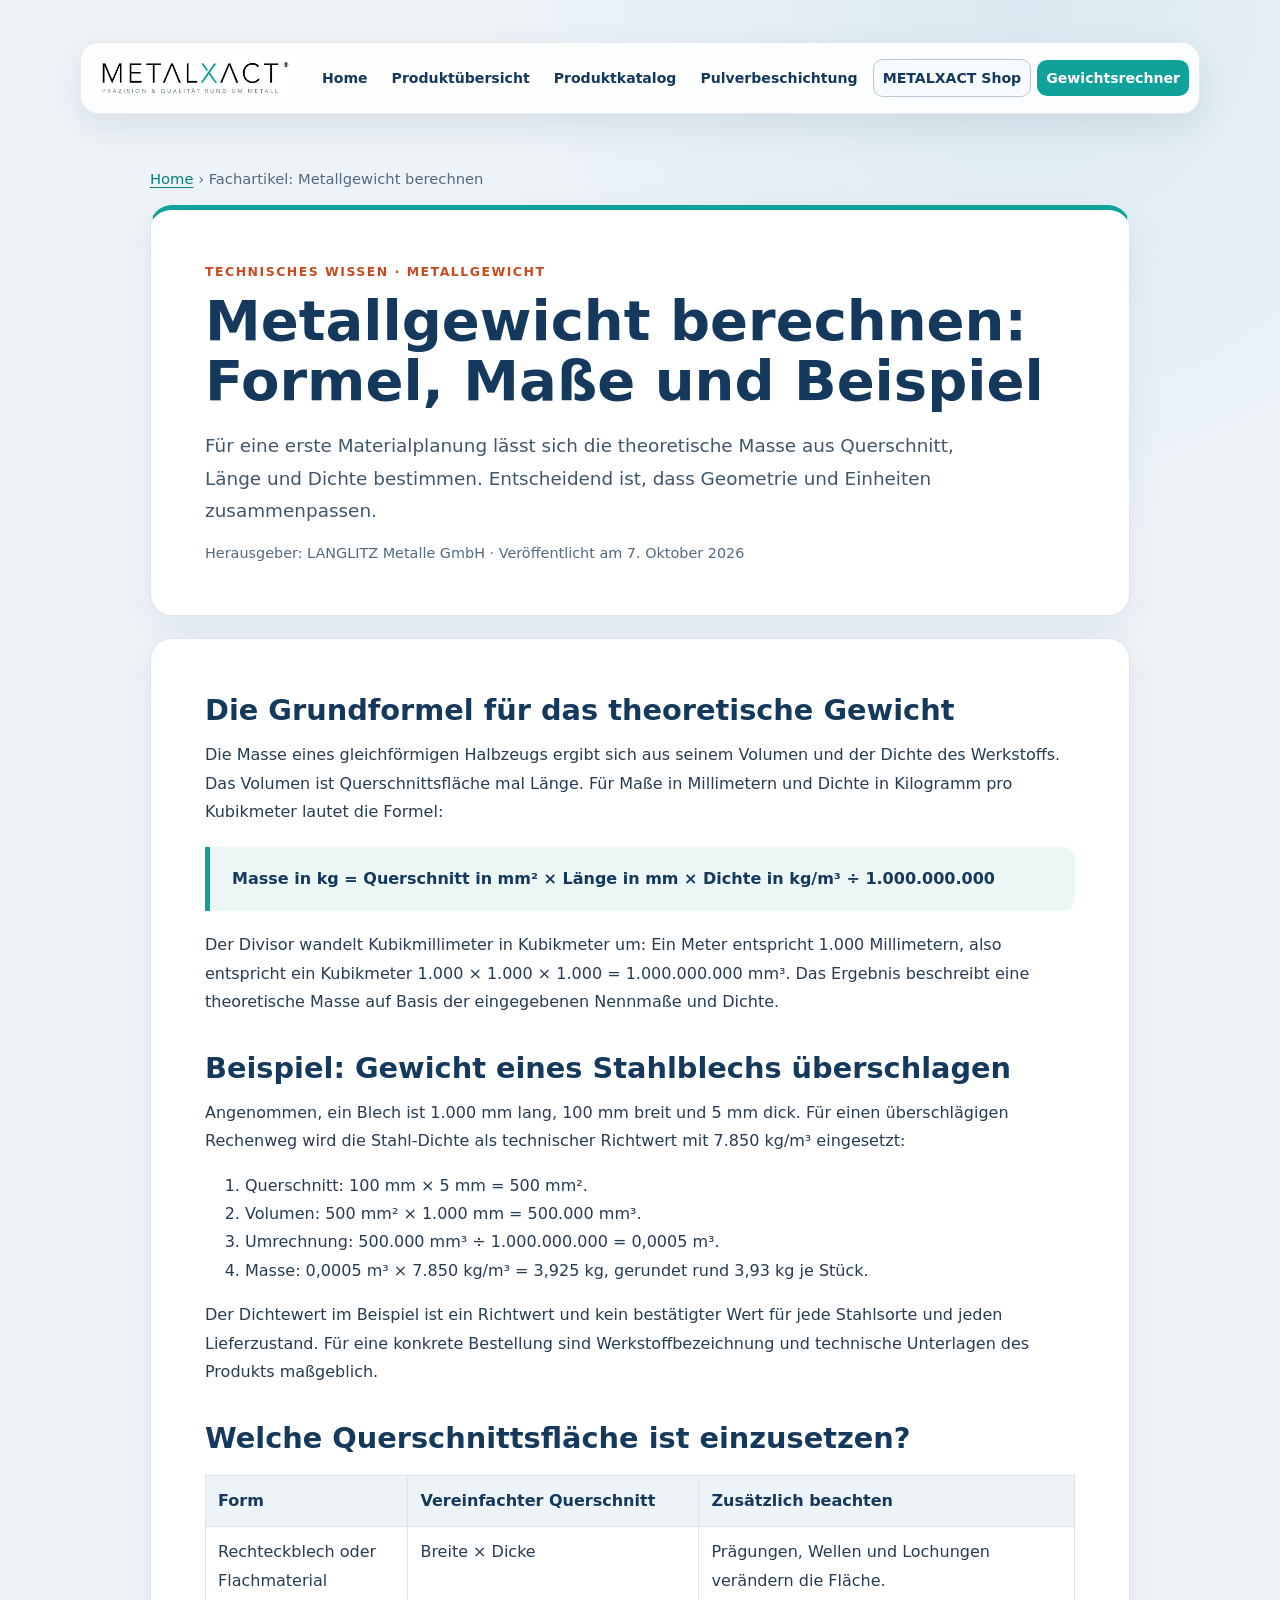
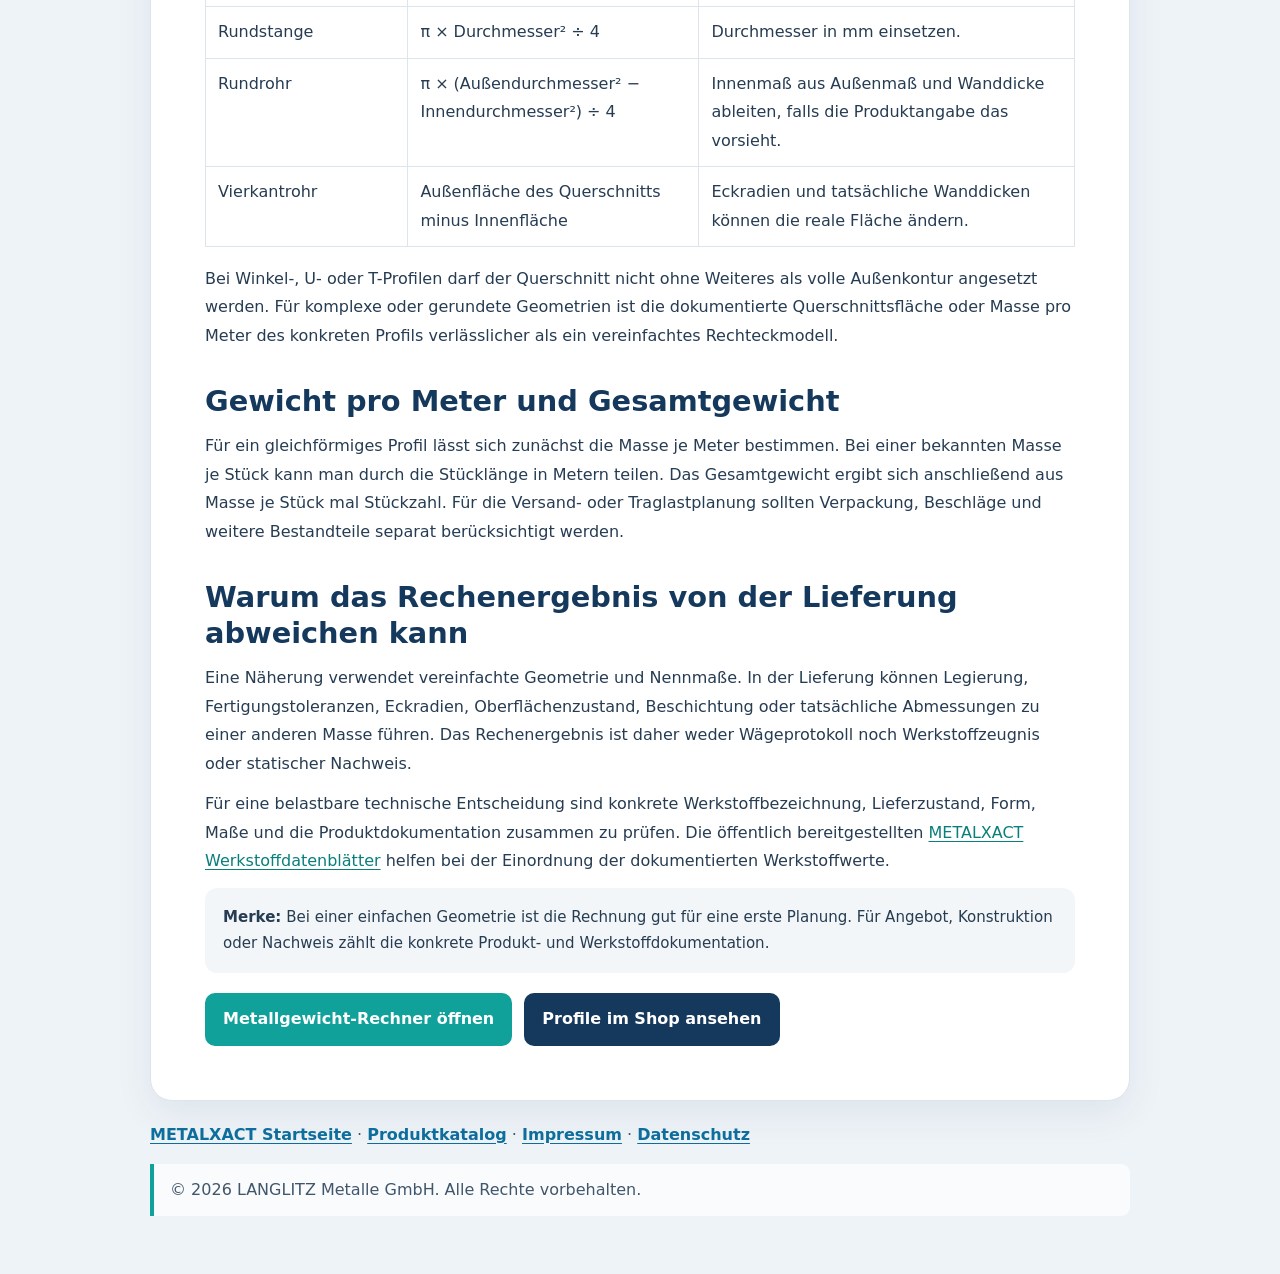
<file: fachartikel-metallgewicht-berechnen.html>
<!-- Copyright (c) 2026 LANGLITZ Metalle GmbH. Alle Rechte vorbehalten. -->
<!doctype html>
<html lang="de" data-rights-owner="LANGLITZ Metalle GmbH">
<head>
  <meta charset="utf-8">
  <meta name="viewport" content="width=device-width, initial-scale=1">
  <title>Metallgewicht berechnen: Formel und Beispiel | METALXACT</title>
  <meta name="description" content="So berechnen Sie das theoretische Gewicht von Blech, Stange und Rohr aus Querschnitt, Länge und Dichte. Mit Einheiten, Beispiel und Grenzen der Näherung.">
  <meta name="copyright" content="Copyright 2026 LANGLITZ Metalle GmbH. Alle Rechte vorbehalten.">
  <meta name="robots" content="index,follow,max-image-preview:large,max-snippet:-1,max-video-preview:-1">
  <meta name="theme-color" content="#15385d">
  <link rel="canonical" href="https://langlitzmetalle.github.io/fachartikel-metallgewicht-berechnen.html">
  <link rel="describedby" href="/llms.txt">
  <meta property="og:type" content="article">
  <meta property="og:locale" content="de_DE">
  <meta property="og:site_name" content="METALXACT">
  <meta property="og:title" content="Metallgewicht berechnen: Formel und Beispiel | METALXACT">
  <meta property="og:description" content="So berechnen Sie das theoretische Gewicht von Blech, Stange und Rohr aus Querschnitt, Länge und Dichte. Mit Einheiten, Beispiel und Grenzen der Näherung.">
  <meta property="og:url" content="https://langlitzmetalle.github.io/fachartikel-metallgewicht-berechnen.html">
    <meta property="og:image" content="https://langlitzmetalle.github.io/assets/products/metallxact-social-preview.jpg">
  <meta property="og:image:type" content="image/jpeg">
  <meta property="og:image:alt" content="Metallprofile, Rundrohre und Stangen im METALXACT Sortiment">
  <meta name="twitter:image" content="https://langlitzmetalle.github.io/assets/products/metallxact-social-preview.jpg">
  <meta name="twitter:image:alt" content="Metallprofile, Rundrohre und Stangen im METALXACT Sortiment">
  <meta name="twitter:card" content="summary">
  <meta name="twitter:title" content="Metallgewicht berechnen: Formel und Beispiel | METALXACT">
  <meta name="twitter:description" content="So berechnen Sie das theoretische Gewicht von Blech, Stange und Rohr aus Querschnitt, Länge und Dichte. Mit Einheiten, Beispiel und Grenzen der Näherung.">
  <link rel="icon" type="image/png" href="/favicon.png">
  <link rel="stylesheet" href="/styles.css?v=20261005-9">
  <style>
    .article-wrap{max-width:980px;margin:34px auto 0}.article-crumb{margin:0 0 18px;color:#526a7e;font-size:.92rem}.article-crumb a,.article-content a{color:#087f7a;text-underline-offset:3px}.article-head,.article-content,.article-related{background:#fff;border:1px solid #dce5ec;border-radius:22px;padding:clamp(24px,5vw,54px);box-shadow:0 14px 38px rgba(21,56,93,.07)}.article-head{border-top:5px solid #10a19a}.article-kicker{margin:0 0 12px;color:#c74a21;font-size:.78rem;font-weight:800;letter-spacing:.12em;text-transform:uppercase}.article-head h1{max-width:850px;margin:0;color:#15385d;font-size:clamp(2rem,5vw,3.5rem);line-height:1.08}.article-lede{max-width:780px;color:#40566b;font-size:1.15rem;line-height:1.75}.article-content{margin-top:22px;color:#263c52;line-height:1.78}.article-content h2{margin:34px 0 10px;color:#15385d;font-size:clamp(1.35rem,3vw,1.8rem);line-height:1.25}.article-content h2:first-child{margin-top:0}.article-content h3{color:#15385d}.article-content p{margin:12px 0}.formula-box{margin:20px 0;padding:18px 22px;border-left:5px solid #10a19a;border-radius:0 12px 12px 0;background:#edf7f6;color:#15385d;font-weight:750;overflow-wrap:anywhere}.article-content table{width:100%;border-collapse:collapse;margin:18px 0}.article-content th,.article-content td{padding:11px 12px;border:1px solid #dce5ec;text-align:left;vertical-align:top}.article-content th{background:#edf3f7;color:#15385d}.article-note{padding:16px 18px;border-radius:12px;background:#f3f6f8;font-size:.94rem}.article-related{margin:22px 0 30px}.article-related h2{margin:0 0 12px;color:#15385d}.article-actions{display:flex;flex-wrap:wrap;gap:12px;margin-top:20px}.article-actions a{display:inline-block;padding:12px 18px;border-radius:10px;background:#10a19a;color:#fff;font-weight:750;text-decoration:none}.article-actions a.secondary{background:#15385d}.article-wrap footer{margin-top:24px}@media(max-width:680px){.article-content table{font-size:.9rem}.article-content th,.article-content td{padding:8px}}
  .article-meta{margin:12px 0 0;color:#526a7e;font-size:.9rem}
  </style>
  <script type="application/ld+json">
  {"@context":"https://schema.org","@graph":[{"@context":"https://schema.org","@type":"Article","headline":"Metallgewicht berechnen: Formel, Maße und Beispiel","description":"Anleitung zur theoretischen Gewichtsberechnung von Metallhalbzeugen aus Querschnitt, Länge und Dichte.","mainEntityOfPage":{"@type":"WebPage","@id":"https://langlitzmetalle.github.io/fachartikel-metallgewicht-berechnen.html"},"publisher":{"@type":"Organization","name":"LANGLITZ Metalle GmbH","url":"https://www.metalxact.com/"},"datePublished":"2026-10-07","dateModified":"2026-10-07","inLanguage":"de-DE","articleSection":"Metallgewicht und Werkstoffberechnung","keywords":["Metallgewicht berechnen","Gewicht pro Meter","Dichte Metall","Blechgewicht","Rohrgewicht"]},{"@type":"BreadcrumbList","itemListElement":[{"@type":"ListItem","position":1,"name":"Home","item":"https://langlitzmetalle.github.io/"},{"@type":"ListItem","position":2,"name":"Metallgewicht berechnen: Formel, Maße und Beispiel"}]}]}
  </script>
</head>
<body>
  <main class="shell">
    <nav class="topnav" aria-label="Seitennavigation">
      <a class="topnav-brand" href="/" aria-label="METALXACT Startseite"><img src="/metalxact-logo.png" width="397" height="90" alt="METALXACT – Präzision und Qualität rund um Metall"></a>
      <a href="/">Home</a><a href="/metal-weight-calculator/produkte.html">Produktübersicht</a><a href="/metal-weight-calculator/produktkatalog.html">Produktkatalog</a><a href="/metal-weight-calculator/pulverbeschichtung.html">Pulverbeschichtung</a><a class="nav-shop" href="https://www.metalxact.com/">METALXACT Shop</a><a class="nav-calculator" href="/metal-weight-calculator/">Gewichtsrechner</a>
    </nav>
    <div class="article-wrap">
      <nav class="article-crumb" aria-label="Brotkrümelnavigation"><a href="/">Home</a> › <span>Fachartikel: Metallgewicht berechnen</span></nav>
      <header class="article-head"><p class="article-kicker">Technisches Wissen · Metallgewicht</p><h1>Metallgewicht berechnen: Formel, Maße und Beispiel</h1><p class="article-lede">Für eine erste Materialplanung lässt sich die theoretische Masse aus Querschnitt, Länge und Dichte bestimmen. Entscheidend ist, dass Geometrie und Einheiten zusammenpassen.</p><p class="article-meta">Herausgeber: LANGLITZ Metalle GmbH · Veröffentlicht am 7. Oktober 2026</p></header>
      <article class="article-content">
        <h2>Die Grundformel für das theoretische Gewicht</h2>
        <p>Die Masse eines gleichförmigen Halbzeugs ergibt sich aus seinem Volumen und der Dichte des Werkstoffs. Das Volumen ist Querschnittsfläche mal Länge. Für Maße in Millimetern und Dichte in Kilogramm pro Kubikmeter lautet die Formel:</p>
        <div class="formula-box">Masse in kg = Querschnitt in mm² × Länge in mm × Dichte in kg/m³ ÷ 1.000.000.000</div>
        <p>Der Divisor wandelt Kubikmillimeter in Kubikmeter um: Ein Meter entspricht 1.000 Millimetern, also entspricht ein Kubikmeter 1.000 × 1.000 × 1.000 = 1.000.000.000 mm³. Das Ergebnis beschreibt eine theoretische Masse auf Basis der eingegebenen Nennmaße und Dichte.</p>
        <h2>Beispiel: Gewicht eines Stahlblechs überschlagen</h2>
        <p>Angenommen, ein Blech ist 1.000 mm lang, 100 mm breit und 5 mm dick. Für einen überschlägigen Rechenweg wird die Stahl-Dichte als technischer Richtwert mit 7.850 kg/m³ eingesetzt:</p>
        <ol><li>Querschnitt: 100 mm × 5 mm = 500 mm².</li><li>Volumen: 500 mm² × 1.000 mm = 500.000 mm³.</li><li>Umrechnung: 500.000 mm³ ÷ 1.000.000.000 = 0,0005 m³.</li><li>Masse: 0,0005 m³ × 7.850 kg/m³ = 3,925 kg, gerundet rund 3,93 kg je Stück.</li></ol>
        <p>Der Dichtewert im Beispiel ist ein Richtwert und kein bestätigter Wert für jede Stahlsorte und jeden Lieferzustand. Für eine konkrete Bestellung sind Werkstoffbezeichnung und technische Unterlagen des Produkts maßgeblich.</p>
        <h2>Welche Querschnittsfläche ist einzusetzen?</h2>
        <table><thead><tr><th>Form</th><th>Vereinfachter Querschnitt</th><th>Zusätzlich beachten</th></tr></thead><tbody><tr><td>Rechteckblech oder Flachmaterial</td><td>Breite × Dicke</td><td>Prägungen, Wellen und Lochungen verändern die Fläche.</td></tr><tr><td>Rundstange</td><td>π × Durchmesser² ÷ 4</td><td>Durchmesser in mm einsetzen.</td></tr><tr><td>Rundrohr</td><td>π × (Außendurchmesser² − Innendurchmesser²) ÷ 4</td><td>Innenmaß aus Außenmaß und Wanddicke ableiten, falls die Produktangabe das vorsieht.</td></tr><tr><td>Vierkantrohr</td><td>Außenfläche des Querschnitts minus Innenfläche</td><td>Eckradien und tatsächliche Wanddicken können die reale Fläche ändern.</td></tr></tbody></table>
        <p>Bei Winkel-, U- oder T-Profilen darf der Querschnitt nicht ohne Weiteres als volle Außenkontur angesetzt werden. Für komplexe oder gerundete Geometrien ist die dokumentierte Querschnittsfläche oder Masse pro Meter des konkreten Profils verlässlicher als ein vereinfachtes Rechteckmodell.</p>
        <h2>Gewicht pro Meter und Gesamtgewicht</h2>
        <p>Für ein gleichförmiges Profil lässt sich zunächst die Masse je Meter bestimmen. Bei einer bekannten Masse je Stück kann man durch die Stücklänge in Metern teilen. Das Gesamtgewicht ergibt sich anschließend aus Masse je Stück mal Stückzahl. Für die Versand- oder Traglastplanung sollten Verpackung, Beschläge und weitere Bestandteile separat berücksichtigt werden.</p>
        <h2>Warum das Rechenergebnis von der Lieferung abweichen kann</h2>
        <p>Eine Näherung verwendet vereinfachte Geometrie und Nennmaße. In der Lieferung können Legierung, Fertigungstoleranzen, Eckradien, Oberflächenzustand, Beschichtung oder tatsächliche Abmessungen zu einer anderen Masse führen. Das Rechenergebnis ist daher weder Wägeprotokoll noch Werkstoffzeugnis oder statischer Nachweis.</p>
        <p>Für eine belastbare technische Entscheidung sind konkrete Werkstoffbezeichnung, Lieferzustand, Form, Maße und die Produktdokumentation zusammen zu prüfen. Die öffentlich bereitgestellten <a href="https://www.metalxact.com/werkstoffdatenlaetter">METALXACT Werkstoffdatenblätter</a> helfen bei der Einordnung der dokumentierten Werkstoffwerte.</p>
        <div class="article-note"><strong>Merke:</strong> Bei einer einfachen Geometrie ist die Rechnung gut für eine erste Planung. Für Angebot, Konstruktion oder Nachweis zählt die konkrete Produkt- und Werkstoffdokumentation.</div>
        <div class="article-actions"><a href="/metal-weight-calculator/">Metallgewicht-Rechner öffnen</a><a class="secondary" href="https://www.metalxact.com/metallprofile-nach-mass/">Profile im Shop ansehen</a></div>
      </article>
      <footer><p><a href="/">METALXACT Startseite</a> · <a href="/metal-weight-calculator/produktkatalog.html">Produktkatalog</a> · <a href="https://www.metalxact.com/informationen/impressum/">Impressum</a> · <a href="https://www.metalxact.com/informationen/datenschutz/">Datenschutz</a></p><p class="copyright-notice">© 2026 LANGLITZ Metalle GmbH. Alle Rechte vorbehalten.</p></footer>
    </div>
  </main>
</body>
</html>
</file>
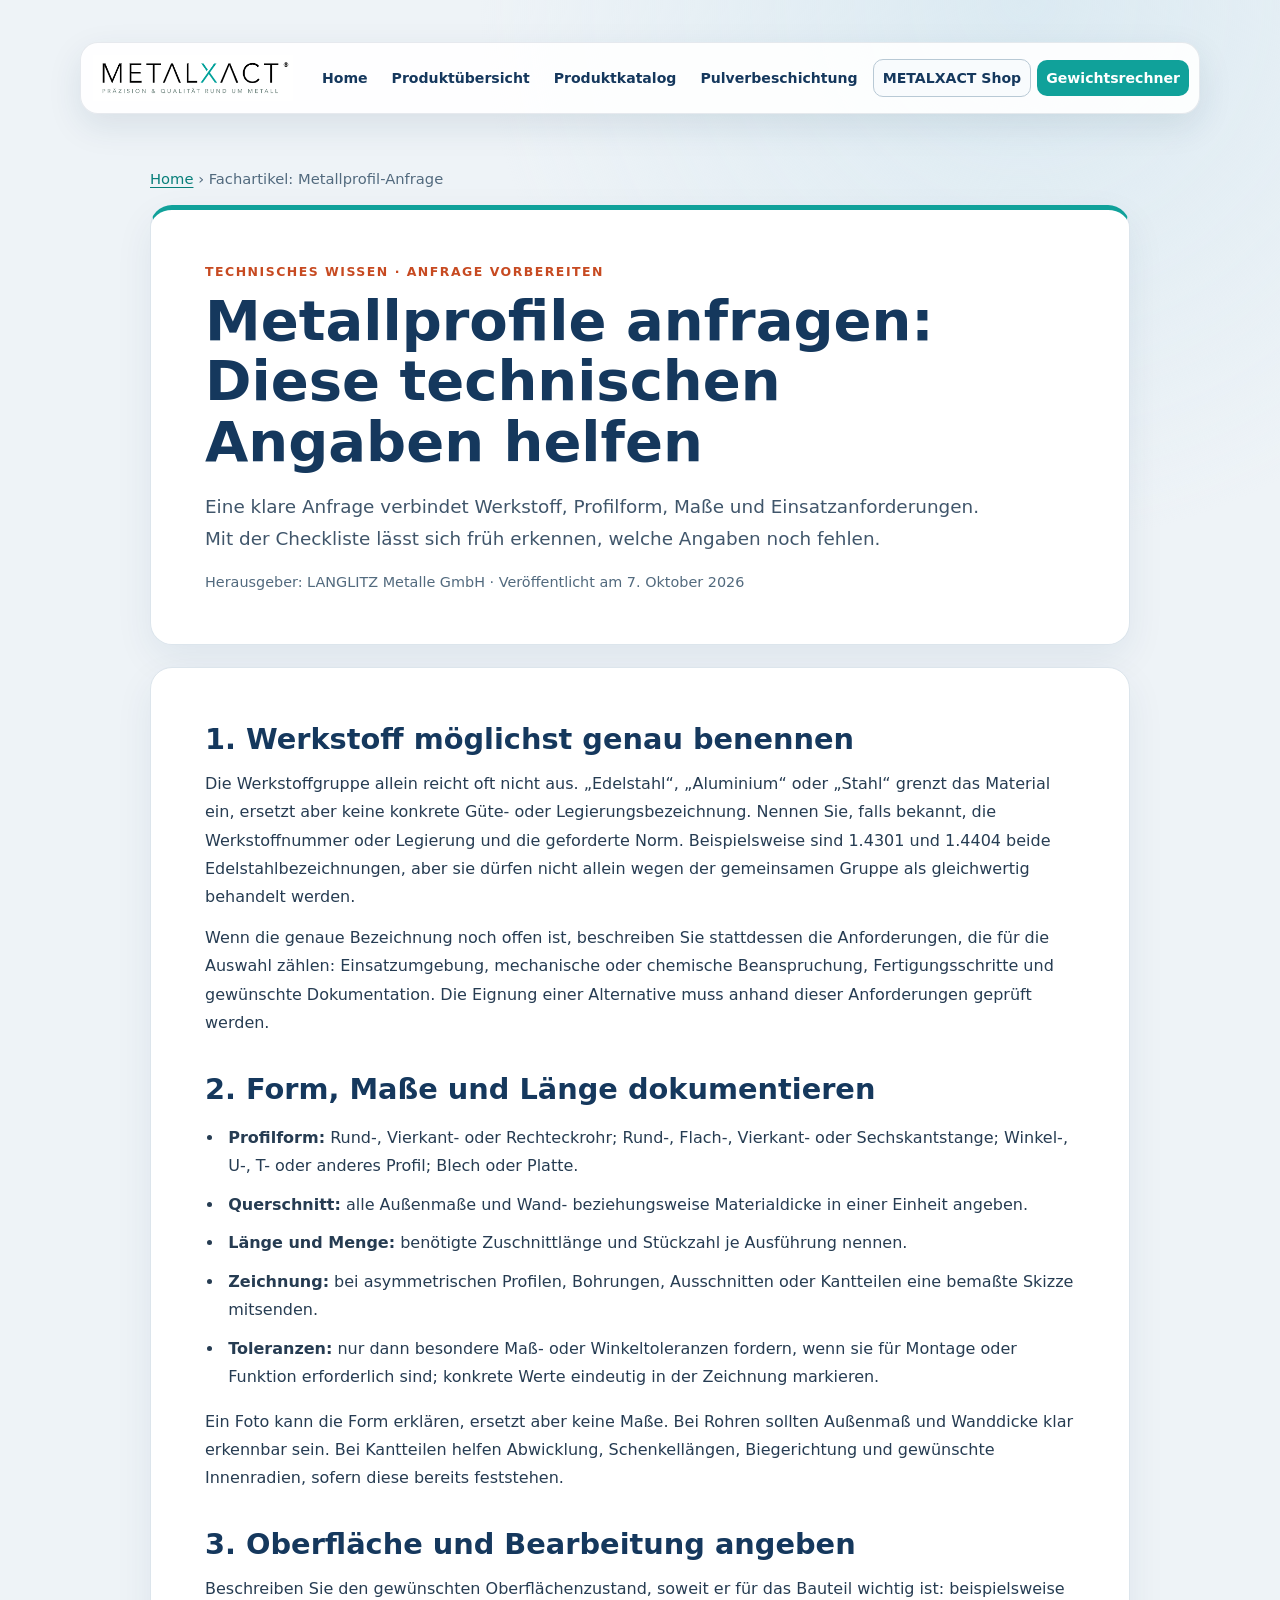
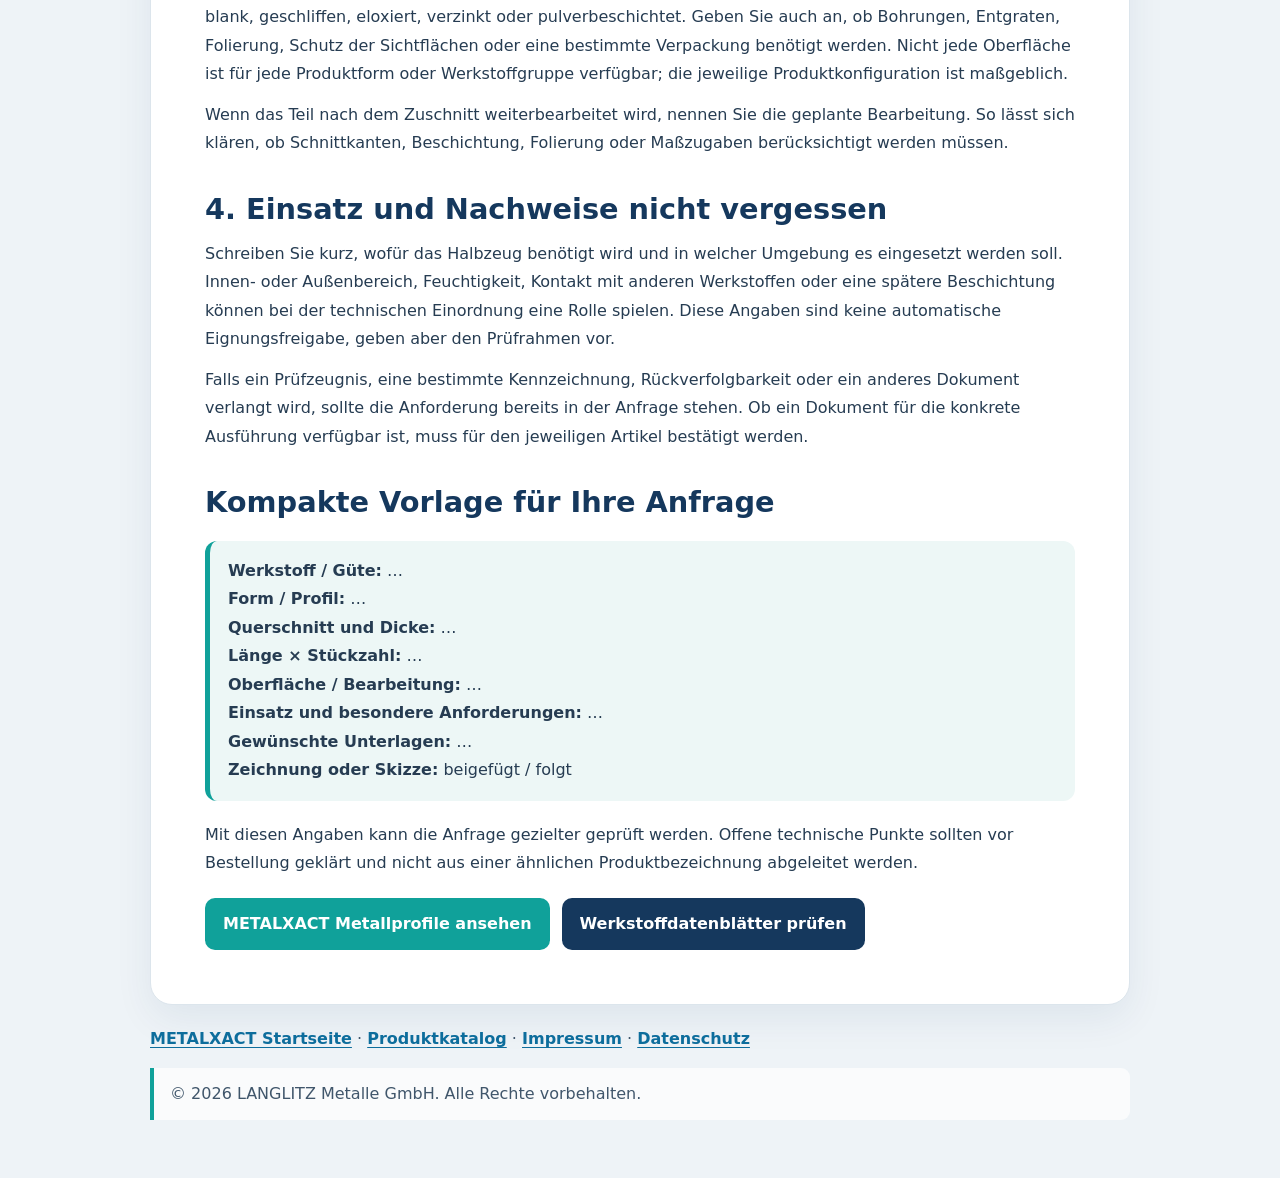
<file: fachartikel-metallprofile-anfrage-checkliste.html>
<!-- Copyright (c) 2026 LANGLITZ Metalle GmbH. Alle Rechte vorbehalten. -->
<!doctype html>
<html lang="de" data-rights-owner="LANGLITZ Metalle GmbH">
<head>
  <meta charset="utf-8">
  <meta name="viewport" content="width=device-width, initial-scale=1">
  <title>Metallprofile anfragen: technische Checkliste | METALXACT</title>
  <meta name="description" content="Welche Angaben helfen bei einer Metallprofil-Anfrage? Checkliste zu Werkstoff, Profilform, Maßen, Toleranzen, Oberfläche, Menge und technischen Unterlagen.">
  <meta name="copyright" content="Copyright 2026 LANGLITZ Metalle GmbH. Alle Rechte vorbehalten.">
  <meta name="robots" content="index,follow,max-image-preview:large,max-snippet:-1,max-video-preview:-1">
  <meta name="theme-color" content="#15385d">
  <link rel="canonical" href="https://langlitzmetalle.github.io/fachartikel-metallprofile-anfrage-checkliste.html">
  <link rel="describedby" href="/llms.txt">
  <meta property="og:type" content="article">
  <meta property="og:locale" content="de_DE">
  <meta property="og:site_name" content="METALXACT">
  <meta property="og:title" content="Metallprofile anfragen: technische Checkliste | METALXACT">
  <meta property="og:description" content="Welche Angaben helfen bei einer Metallprofil-Anfrage? Checkliste zu Werkstoff, Profilform, Maßen, Toleranzen, Oberfläche, Menge und technischen Unterlagen.">
  <meta property="og:url" content="https://langlitzmetalle.github.io/fachartikel-metallprofile-anfrage-checkliste.html">
    <meta property="og:image" content="https://langlitzmetalle.github.io/assets/products/metallxact-social-preview.jpg">
  <meta property="og:image:type" content="image/jpeg">
  <meta property="og:image:alt" content="Metallprofile, Rundrohre und Stangen im METALXACT Sortiment">
  <meta name="twitter:image" content="https://langlitzmetalle.github.io/assets/products/metallxact-social-preview.jpg">
  <meta name="twitter:image:alt" content="Metallprofile, Rundrohre und Stangen im METALXACT Sortiment">
  <meta name="twitter:card" content="summary">
  <meta name="twitter:title" content="Metallprofile anfragen: technische Checkliste | METALXACT">
  <meta name="twitter:description" content="Welche Angaben helfen bei einer Metallprofil-Anfrage? Checkliste zu Werkstoff, Profilform, Maßen, Toleranzen, Oberfläche, Menge und technischen Unterlagen.">
  <link rel="icon" type="image/png" href="/favicon.png">
  <link rel="stylesheet" href="/styles.css?v=20261005-9">
  <style>
    .article-wrap{max-width:980px;margin:34px auto 0}.article-crumb{margin:0 0 18px;color:#526a7e;font-size:.92rem}.article-crumb a,.article-content a{color:#087f7a;text-underline-offset:3px}.article-head,.article-content{background:#fff;border:1px solid #dce5ec;border-radius:22px;padding:clamp(24px,5vw,54px);box-shadow:0 14px 38px rgba(21,56,93,.07)}.article-head{border-top:5px solid #10a19a}.article-kicker{margin:0 0 12px;color:#c74a21;font-size:.78rem;font-weight:800;letter-spacing:.12em;text-transform:uppercase}.article-head h1{max-width:850px;margin:0;color:#15385d;font-size:clamp(2rem,5vw,3.5rem);line-height:1.08}.article-lede{max-width:780px;color:#40566b;font-size:1.15rem;line-height:1.75}.article-content{margin-top:22px;color:#263c52;line-height:1.78}.article-content h2{margin:34px 0 10px;color:#15385d;font-size:clamp(1.35rem,3vw,1.8rem);line-height:1.25}.article-content h2:first-child{margin-top:0}.article-content p{margin:12px 0}.article-content table{width:100%;border-collapse:collapse;margin:18px 0}.article-content th,.article-content td{padding:11px 12px;border:1px solid #dce5ec;text-align:left;vertical-align:top}.article-content th{background:#edf3f7;color:#15385d}.checklist{padding-left:1.2rem}.checklist li{margin:10px 0;padding-left:4px}.article-note{margin:20px 0;padding:16px 18px;border-radius:12px;background:#edf7f6;border-left:5px solid #10a19a}.article-actions{display:flex;flex-wrap:wrap;gap:12px;margin-top:20px}.article-actions a{display:inline-block;padding:12px 18px;border-radius:10px;background:#10a19a;color:#fff;font-weight:750;text-decoration:none}.article-actions a.secondary{background:#15385d}.article-wrap footer{margin-top:24px}@media(max-width:680px){.article-content table{font-size:.9rem}.article-content th,.article-content td{padding:8px}}
  .article-meta{margin:12px 0 0;color:#526a7e;font-size:.9rem}
  </style>
  <script type="application/ld+json">
  {"@context":"https://schema.org","@graph":[{"@context":"https://schema.org","@type":"Article","headline":"Metallprofile anfragen: Diese technischen Angaben helfen","description":"Praktische Checkliste für eine präzise Anfrage zu Metallprofilen, Rohren, Stangen und Blechen.","mainEntityOfPage":{"@type":"WebPage","@id":"https://langlitzmetalle.github.io/fachartikel-metallprofile-anfrage-checkliste.html"},"publisher":{"@type":"Organization","name":"LANGLITZ Metalle GmbH","url":"https://www.metalxact.com/"},"datePublished":"2026-10-07","dateModified":"2026-10-07","inLanguage":"de-DE","articleSection":"Metallprofile und technische Anfrage","keywords":["Metallprofile anfragen","technische Anfrage Metall","Metall nach Maß","Werkstoffauswahl","Profil Maße"]},{"@type":"BreadcrumbList","itemListElement":[{"@type":"ListItem","position":1,"name":"Home","item":"https://langlitzmetalle.github.io/"},{"@type":"ListItem","position":2,"name":"Metallprofile anfragen: Diese technischen Angaben helfen"}]}]}
  </script>
</head>
<body>
  <main class="shell">
    <nav class="topnav" aria-label="Seitennavigation"><a class="topnav-brand" href="/" aria-label="METALXACT Startseite"><img src="/metalxact-logo.png" width="397" height="90" alt="METALXACT – Präzision und Qualität rund um Metall"></a><a href="/">Home</a><a href="/metal-weight-calculator/produkte.html">Produktübersicht</a><a href="/metal-weight-calculator/produktkatalog.html">Produktkatalog</a><a href="/metal-weight-calculator/pulverbeschichtung.html">Pulverbeschichtung</a><a class="nav-shop" href="https://www.metalxact.com/">METALXACT Shop</a><a class="nav-calculator" href="/metal-weight-calculator/">Gewichtsrechner</a></nav>
    <div class="article-wrap">
      <nav class="article-crumb" aria-label="Brotkrümelnavigation"><a href="/">Home</a> › <span>Fachartikel: Metallprofil-Anfrage</span></nav>
      <header class="article-head"><p class="article-kicker">Technisches Wissen · Anfrage vorbereiten</p><h1>Metallprofile anfragen: Diese technischen Angaben helfen</h1><p class="article-lede">Eine klare Anfrage verbindet Werkstoff, Profilform, Maße und Einsatzanforderungen. Mit der Checkliste lässt sich früh erkennen, welche Angaben noch fehlen.</p><p class="article-meta">Herausgeber: LANGLITZ Metalle GmbH · Veröffentlicht am 7. Oktober 2026</p></header>
      <article class="article-content">
        <h2>1. Werkstoff möglichst genau benennen</h2>
        <p>Die Werkstoffgruppe allein reicht oft nicht aus. „Edelstahl“, „Aluminium“ oder „Stahl“ grenzt das Material ein, ersetzt aber keine konkrete Güte- oder Legierungsbezeichnung. Nennen Sie, falls bekannt, die Werkstoffnummer oder Legierung und die geforderte Norm. Beispielsweise sind 1.4301 und 1.4404 beide Edelstahlbezeichnungen, aber sie dürfen nicht allein wegen der gemeinsamen Gruppe als gleichwertig behandelt werden.</p>
        <p>Wenn die genaue Bezeichnung noch offen ist, beschreiben Sie stattdessen die Anforderungen, die für die Auswahl zählen: Einsatzumgebung, mechanische oder chemische Beanspruchung, Fertigungsschritte und gewünschte Dokumentation. Die Eignung einer Alternative muss anhand dieser Anforderungen geprüft werden.</p>
        <h2>2. Form, Maße und Länge dokumentieren</h2>
        <ul class="checklist"><li><strong>Profilform:</strong> Rund-, Vierkant- oder Rechteckrohr; Rund-, Flach-, Vierkant- oder Sechskantstange; Winkel-, U-, T- oder anderes Profil; Blech oder Platte.</li><li><strong>Querschnitt:</strong> alle Außenmaße und Wand- beziehungsweise Materialdicke in einer Einheit angeben.</li><li><strong>Länge und Menge:</strong> benötigte Zuschnittlänge und Stückzahl je Ausführung nennen.</li><li><strong>Zeichnung:</strong> bei asymmetrischen Profilen, Bohrungen, Ausschnitten oder Kantteilen eine bemaßte Skizze mitsenden.</li><li><strong>Toleranzen:</strong> nur dann besondere Maß- oder Winkeltoleranzen fordern, wenn sie für Montage oder Funktion erforderlich sind; konkrete Werte eindeutig in der Zeichnung markieren.</li></ul>
        <p>Ein Foto kann die Form erklären, ersetzt aber keine Maße. Bei Rohren sollten Außenmaß und Wanddicke klar erkennbar sein. Bei Kantteilen helfen Abwicklung, Schenkellängen, Biegerichtung und gewünschte Innenradien, sofern diese bereits feststehen.</p>
        <h2>3. Oberfläche und Bearbeitung angeben</h2>
        <p>Beschreiben Sie den gewünschten Oberflächenzustand, soweit er für das Bauteil wichtig ist: beispielsweise blank, geschliffen, eloxiert, verzinkt oder pulverbeschichtet. Geben Sie auch an, ob Bohrungen, Entgraten, Folierung, Schutz der Sichtflächen oder eine bestimmte Verpackung benötigt werden. Nicht jede Oberfläche ist für jede Produktform oder Werkstoffgruppe verfügbar; die jeweilige Produktkonfiguration ist maßgeblich.</p>
        <p>Wenn das Teil nach dem Zuschnitt weiterbearbeitet wird, nennen Sie die geplante Bearbeitung. So lässt sich klären, ob Schnittkanten, Beschichtung, Folierung oder Maßzugaben berücksichtigt werden müssen.</p>
        <h2>4. Einsatz und Nachweise nicht vergessen</h2>
        <p>Schreiben Sie kurz, wofür das Halbzeug benötigt wird und in welcher Umgebung es eingesetzt werden soll. Innen- oder Außenbereich, Feuchtigkeit, Kontakt mit anderen Werkstoffen oder eine spätere Beschichtung können bei der technischen Einordnung eine Rolle spielen. Diese Angaben sind keine automatische Eignungsfreigabe, geben aber den Prüfrahmen vor.</p>
        <p>Falls ein Prüfzeugnis, eine bestimmte Kennzeichnung, Rückverfolgbarkeit oder ein anderes Dokument verlangt wird, sollte die Anforderung bereits in der Anfrage stehen. Ob ein Dokument für die konkrete Ausführung verfügbar ist, muss für den jeweiligen Artikel bestätigt werden.</p>
        <h2>Kompakte Vorlage für Ihre Anfrage</h2>
        <div class="article-note"><strong>Werkstoff / Güte:</strong> …<br><strong>Form / Profil:</strong> …<br><strong>Querschnitt und Dicke:</strong> …<br><strong>Länge × Stückzahl:</strong> …<br><strong>Oberfläche / Bearbeitung:</strong> …<br><strong>Einsatz und besondere Anforderungen:</strong> …<br><strong>Gewünschte Unterlagen:</strong> …<br><strong>Zeichnung oder Skizze:</strong> beigefügt / folgt</div>
        <p>Mit diesen Angaben kann die Anfrage gezielter geprüft werden. Offene technische Punkte sollten vor Bestellung geklärt und nicht aus einer ähnlichen Produktbezeichnung abgeleitet werden.</p>
        <div class="article-actions"><a href="https://www.metalxact.com/metallprofile-nach-mass/">METALXACT Metallprofile ansehen</a><a class="secondary" href="https://www.metalxact.com/werkstoffdatenlaetter">Werkstoffdatenblätter prüfen</a></div>
      </article>
      <footer><p><a href="/">METALXACT Startseite</a> · <a href="/metal-weight-calculator/produktkatalog.html">Produktkatalog</a> · <a href="https://www.metalxact.com/informationen/impressum/">Impressum</a> · <a href="https://www.metalxact.com/informationen/datenschutz/">Datenschutz</a></p><p class="copyright-notice">© 2026 LANGLITZ Metalle GmbH. Alle Rechte vorbehalten.</p></footer>
    </div>
  </main>
</body>
</html>
</file>
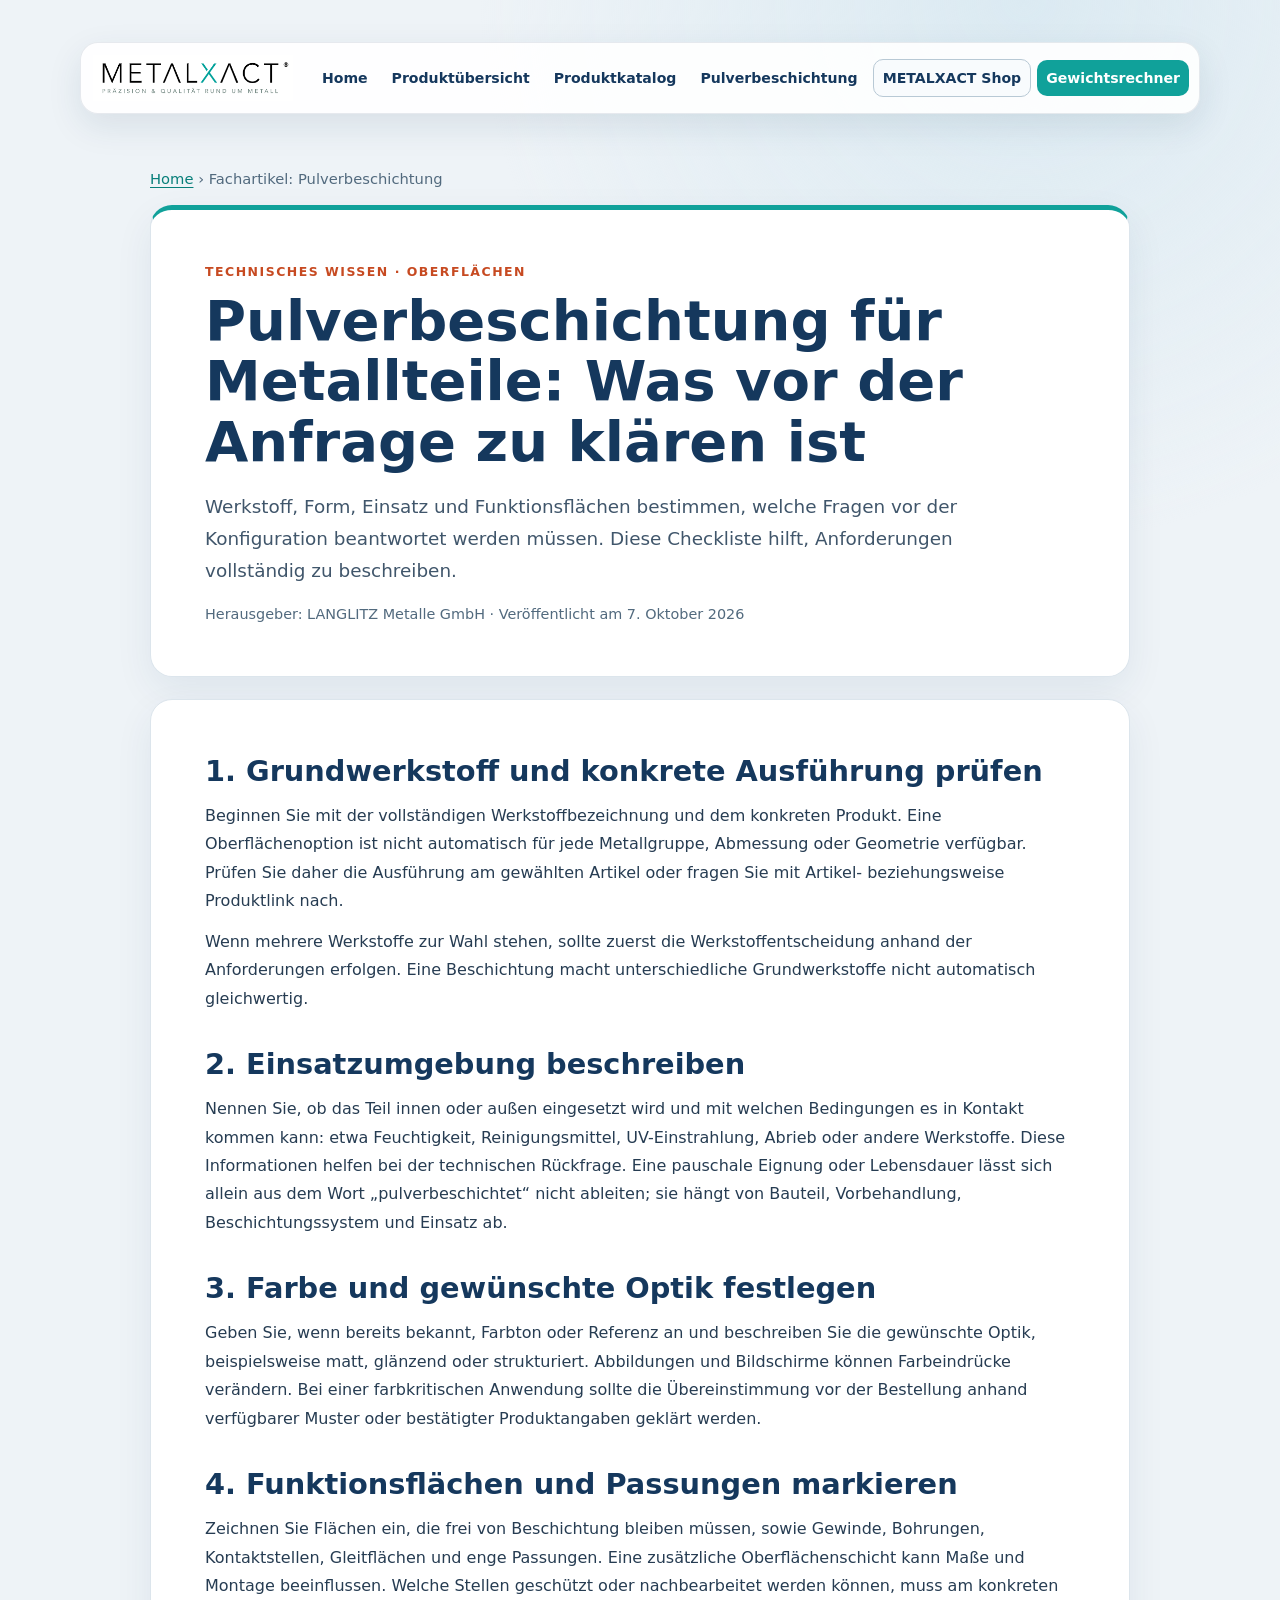
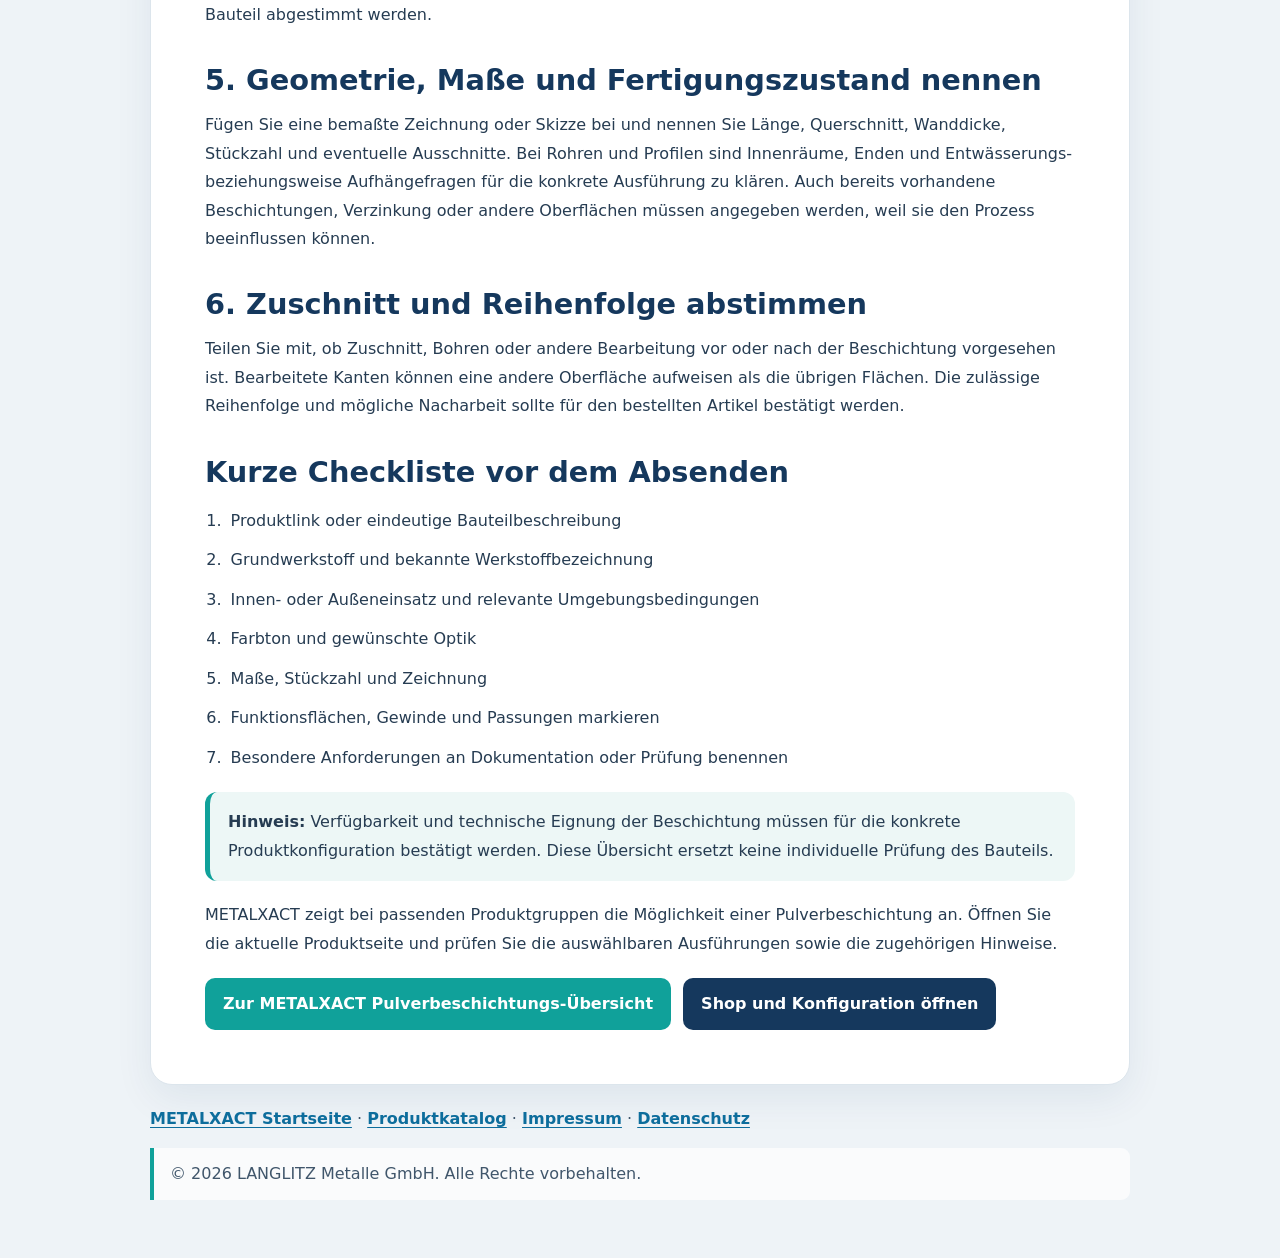
<file: fachartikel-pulverbeschichtung-checkliste.html>
<!-- Copyright (c) 2026 LANGLITZ Metalle GmbH. Alle Rechte vorbehalten. -->
<!doctype html>
<html lang="de" data-rights-owner="LANGLITZ Metalle GmbH">
<head>
  <meta charset="utf-8">
  <meta name="viewport" content="width=device-width, initial-scale=1">
  <title>Pulverbeschichtung für Metallteile: Checkliste | METALXACT</title>
  <meta name="description" content="Vor der Pulverbeschichtung klären: Grundwerkstoff, Bauteilgeometrie, Einsatzumgebung, Farbe, Funktionsflächen, Maße und Verfügbarkeit der Ausführung.">
  <meta name="copyright" content="Copyright 2026 LANGLITZ Metalle GmbH. Alle Rechte vorbehalten.">
  <meta name="robots" content="index,follow,max-image-preview:large,max-snippet:-1,max-video-preview:-1">
  <meta name="theme-color" content="#15385d">
  <link rel="canonical" href="https://langlitzmetalle.github.io/fachartikel-pulverbeschichtung-checkliste.html">
  <link rel="describedby" href="/llms.txt">
  <meta property="og:type" content="article">
  <meta property="og:locale" content="de_DE">
  <meta property="og:site_name" content="METALXACT">
  <meta property="og:title" content="Pulverbeschichtung für Metallteile: Checkliste | METALXACT">
    <meta property="og:image" content="https://langlitzmetalle.github.io/assets/products/metallxact-social-preview.jpg">
  <meta property="og:image:type" content="image/jpeg">
  <meta property="og:image:alt" content="Metallprofile, Rundrohre und Stangen im METALXACT Sortiment">
  <meta name="twitter:image" content="https://langlitzmetalle.github.io/assets/products/metallxact-social-preview.jpg">
  <meta name="twitter:image:alt" content="Metallprofile, Rundrohre und Stangen im METALXACT Sortiment">
  <meta property="og:description" content="Vor der Pulverbeschichtung klären: Grundwerkstoff, Bauteilgeometrie, Einsatzumgebung, Farbe, Funktionsflächen, Maße und Verfügbarkeit der Ausführung.">
  <meta property="og:url" content="https://langlitzmetalle.github.io/fachartikel-pulverbeschichtung-checkliste.html">
  <meta name="twitter:card" content="summary">
  <meta name="twitter:title" content="Pulverbeschichtung für Metallteile: Checkliste | METALXACT">
  <meta name="twitter:description" content="Vor der Pulverbeschichtung klären: Grundwerkstoff, Bauteilgeometrie, Einsatzumgebung, Farbe, Funktionsflächen, Maße und Verfügbarkeit der Ausführung.">
  <link rel="icon" type="image/png" href="/favicon.png">
  <link rel="stylesheet" href="/styles.css?v=20261005-9">
  <style>
    .article-wrap{max-width:980px;margin:34px auto 0}.article-crumb{margin:0 0 18px;color:#526a7e;font-size:.92rem}.article-crumb a,.article-content a{color:#087f7a;text-underline-offset:3px}.article-head,.article-content{background:#fff;border:1px solid #dce5ec;border-radius:22px;padding:clamp(24px,5vw,54px);box-shadow:0 14px 38px rgba(21,56,93,.07)}.article-head{border-top:5px solid #10a19a}.article-kicker{margin:0 0 12px;color:#c74a21;font-size:.78rem;font-weight:800;letter-spacing:.12em;text-transform:uppercase}.article-head h1{max-width:850px;margin:0;color:#15385d;font-size:clamp(2rem,5vw,3.5rem);line-height:1.08}.article-lede{max-width:780px;color:#40566b;font-size:1.15rem;line-height:1.75}.article-content{margin-top:22px;color:#263c52;line-height:1.78}.article-content h2{margin:34px 0 10px;color:#15385d;font-size:clamp(1.35rem,3vw,1.8rem);line-height:1.25}.article-content h2:first-child{margin-top:0}.article-content p{margin:12px 0}.article-content ol{padding-left:1.35rem}.article-content li{margin:11px 0;padding-left:4px}.article-note{margin:20px 0;padding:16px 18px;border-radius:12px;background:#edf7f6;border-left:5px solid #10a19a}.article-actions{display:flex;flex-wrap:wrap;gap:12px;margin-top:20px}.article-actions a{display:inline-block;padding:12px 18px;border-radius:10px;background:#10a19a;color:#fff;font-weight:750;text-decoration:none}.article-actions a.secondary{background:#15385d}.article-wrap footer{margin-top:24px}
  .article-meta{margin:12px 0 0;color:#526a7e;font-size:.9rem}
  </style>
  <script type="application/ld+json">
  {"@context":"https://schema.org","@graph":[{"@context":"https://schema.org","@type":"Article","headline":"Pulverbeschichtung für Metallteile: Was vor der Anfrage zu klären ist","description":"Checkliste zu Werkstoff, Geometrie, Einsatzumgebung, Farbe, Funktionsflächen und Maßen vor einer Anfrage zur Pulverbeschichtung.","mainEntityOfPage":{"@type":"WebPage","@id":"https://langlitzmetalle.github.io/fachartikel-pulverbeschichtung-checkliste.html"},"publisher":{"@type":"Organization","name":"LANGLITZ Metalle GmbH","url":"https://www.metalxact.com/"},"datePublished":"2026-10-07","dateModified":"2026-10-07","inLanguage":"de-DE","articleSection":"Pulverbeschichtung und Oberflächen","keywords":["Pulverbeschichtung Metall","Metallteile beschichten","Pulverbeschichtung Anfrage","Oberfläche Metall","RAL Farbe Metall"]},{"@type":"BreadcrumbList","itemListElement":[{"@type":"ListItem","position":1,"name":"Home","item":"https://langlitzmetalle.github.io/"},{"@type":"ListItem","position":2,"name":"Pulverbeschichtung für Metallteile: Was vor der Anfrage zu klären ist"}]}]}
  </script>
</head>
<body>
  <main class="shell">
    <nav class="topnav" aria-label="Seitennavigation"><a class="topnav-brand" href="/" aria-label="METALXACT Startseite"><img src="/metalxact-logo.png" width="397" height="90" alt="METALXACT – Präzision und Qualität rund um Metall"></a><a href="/">Home</a><a href="/metal-weight-calculator/produkte.html">Produktübersicht</a><a href="/metal-weight-calculator/produktkatalog.html">Produktkatalog</a><a href="/metal-weight-calculator/pulverbeschichtung.html">Pulverbeschichtung</a><a class="nav-shop" href="https://www.metalxact.com/">METALXACT Shop</a><a class="nav-calculator" href="/metal-weight-calculator/">Gewichtsrechner</a></nav>
    <div class="article-wrap">
      <nav class="article-crumb" aria-label="Brotkrümelnavigation"><a href="/">Home</a> › <span>Fachartikel: Pulverbeschichtung</span></nav>
      <header class="article-head"><p class="article-kicker">Technisches Wissen · Oberflächen</p><h1>Pulverbeschichtung für Metallteile: Was vor der Anfrage zu klären ist</h1><p class="article-lede">Werkstoff, Form, Einsatz und Funktionsflächen bestimmen, welche Fragen vor der Konfiguration beantwortet werden müssen. Diese Checkliste hilft, Anforderungen vollständig zu beschreiben.</p><p class="article-meta">Herausgeber: LANGLITZ Metalle GmbH · Veröffentlicht am 7. Oktober 2026</p></header>
      <article class="article-content">
        <h2>1. Grundwerkstoff und konkrete Ausführung prüfen</h2>
        <p>Beginnen Sie mit der vollständigen Werkstoffbezeichnung und dem konkreten Produkt. Eine Oberflächenoption ist nicht automatisch für jede Metallgruppe, Abmessung oder Geometrie verfügbar. Prüfen Sie daher die Ausführung am gewählten Artikel oder fragen Sie mit Artikel- beziehungsweise Produktlink nach.</p>
        <p>Wenn mehrere Werkstoffe zur Wahl stehen, sollte zuerst die Werkstoffentscheidung anhand der Anforderungen erfolgen. Eine Beschichtung macht unterschiedliche Grundwerkstoffe nicht automatisch gleichwertig.</p>
        <h2>2. Einsatzumgebung beschreiben</h2>
        <p>Nennen Sie, ob das Teil innen oder außen eingesetzt wird und mit welchen Bedingungen es in Kontakt kommen kann: etwa Feuchtigkeit, Reinigungsmittel, UV-Einstrahlung, Abrieb oder andere Werkstoffe. Diese Informationen helfen bei der technischen Rückfrage. Eine pauschale Eignung oder Lebensdauer lässt sich allein aus dem Wort „pulverbeschichtet“ nicht ableiten; sie hängt von Bauteil, Vorbehandlung, Beschichtungssystem und Einsatz ab.</p>
        <h2>3. Farbe und gewünschte Optik festlegen</h2>
        <p>Geben Sie, wenn bereits bekannt, Farbton oder Referenz an und beschreiben Sie die gewünschte Optik, beispielsweise matt, glänzend oder strukturiert. Abbildungen und Bildschirme können Farbeindrücke verändern. Bei einer farbkritischen Anwendung sollte die Übereinstimmung vor der Bestellung anhand verfügbarer Muster oder bestätigter Produktangaben geklärt werden.</p>
        <h2>4. Funktionsflächen und Passungen markieren</h2>
        <p>Zeichnen Sie Flächen ein, die frei von Beschichtung bleiben müssen, sowie Gewinde, Bohrungen, Kontaktstellen, Gleitflächen und enge Passungen. Eine zusätzliche Oberflächenschicht kann Maße und Montage beeinflussen. Welche Stellen geschützt oder nachbearbeitet werden können, muss am konkreten Bauteil abgestimmt werden.</p>
        <h2>5. Geometrie, Maße und Fertigungszustand nennen</h2>
        <p>Fügen Sie eine bemaßte Zeichnung oder Skizze bei und nennen Sie Länge, Querschnitt, Wanddicke, Stückzahl und eventuelle Ausschnitte. Bei Rohren und Profilen sind Innenräume, Enden und Entwässerungs- beziehungsweise Aufhängefragen für die konkrete Ausführung zu klären. Auch bereits vorhandene Beschichtungen, Verzinkung oder andere Oberflächen müssen angegeben werden, weil sie den Prozess beeinflussen können.</p>
        <h2>6. Zuschnitt und Reihenfolge abstimmen</h2>
        <p>Teilen Sie mit, ob Zuschnitt, Bohren oder andere Bearbeitung vor oder nach der Beschichtung vorgesehen ist. Bearbeitete Kanten können eine andere Oberfläche aufweisen als die übrigen Flächen. Die zulässige Reihenfolge und mögliche Nacharbeit sollte für den bestellten Artikel bestätigt werden.</p>
        <h2>Kurze Checkliste vor dem Absenden</h2>
        <ol><li>Produktlink oder eindeutige Bauteilbeschreibung</li><li>Grundwerkstoff und bekannte Werkstoffbezeichnung</li><li>Innen- oder Außeneinsatz und relevante Umgebungsbedingungen</li><li>Farbton und gewünschte Optik</li><li>Maße, Stückzahl und Zeichnung</li><li>Funktionsflächen, Gewinde und Passungen markieren</li><li>Besondere Anforderungen an Dokumentation oder Prüfung benennen</li></ol>
        <div class="article-note"><strong>Hinweis:</strong> Verfügbarkeit und technische Eignung der Beschichtung müssen für die konkrete Produktkonfiguration bestätigt werden. Diese Übersicht ersetzt keine individuelle Prüfung des Bauteils.</div>
        <p>METALXACT zeigt bei passenden Produktgruppen die Möglichkeit einer Pulverbeschichtung an. Öffnen Sie die aktuelle Produktseite und prüfen Sie die auswählbaren Ausführungen sowie die zugehörigen Hinweise.</p>
        <div class="article-actions"><a href="/metal-weight-calculator/pulverbeschichtung.html">Zur METALXACT Pulverbeschichtungs-Übersicht</a><a class="secondary" href="https://www.metalxact.com/pulverbeschichtungen/">Shop und Konfiguration öffnen</a></div>
      </article>
      <footer><p><a href="/">METALXACT Startseite</a> · <a href="/metal-weight-calculator/produktkatalog.html">Produktkatalog</a> · <a href="https://www.metalxact.com/informationen/impressum/">Impressum</a> · <a href="https://www.metalxact.com/informationen/datenschutz/">Datenschutz</a></p><p class="copyright-notice">© 2026 LANGLITZ Metalle GmbH. Alle Rechte vorbehalten.</p></footer>
    </div>
  </main>
</body>
</html>
</file>
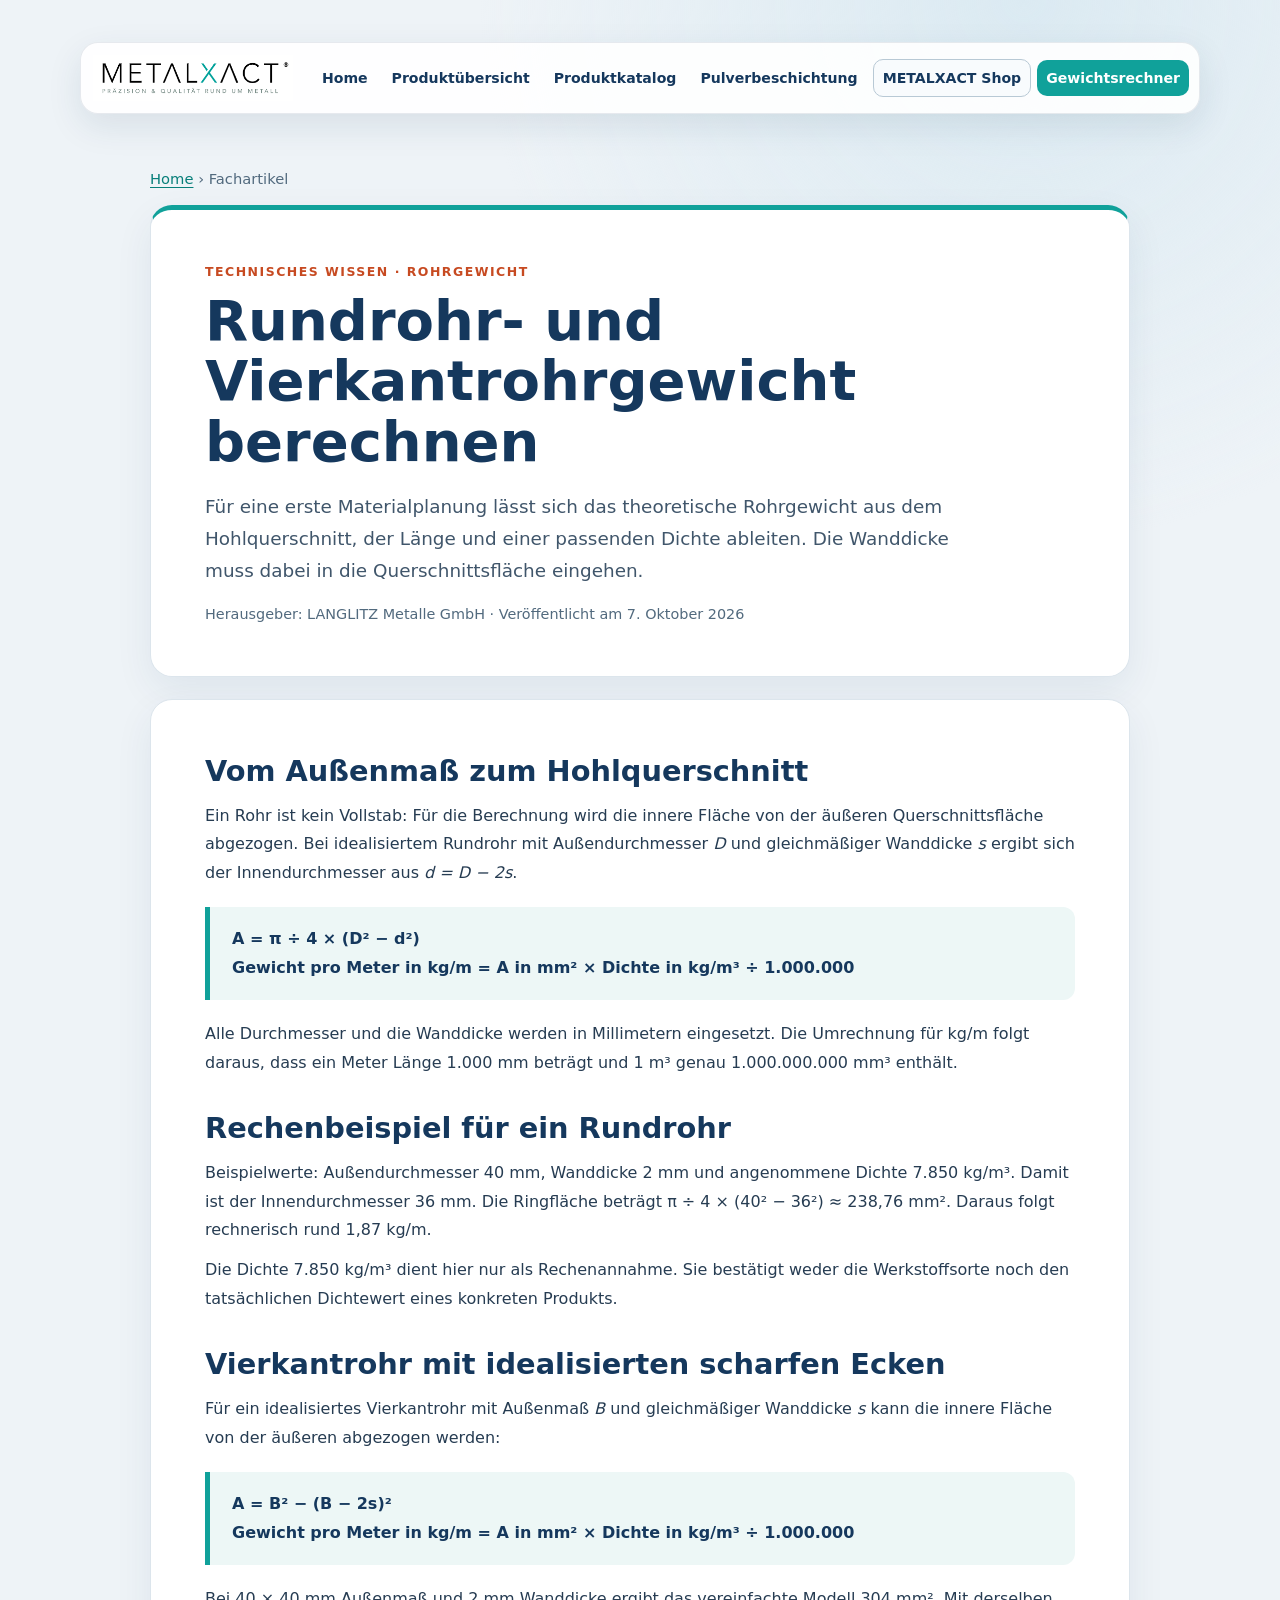
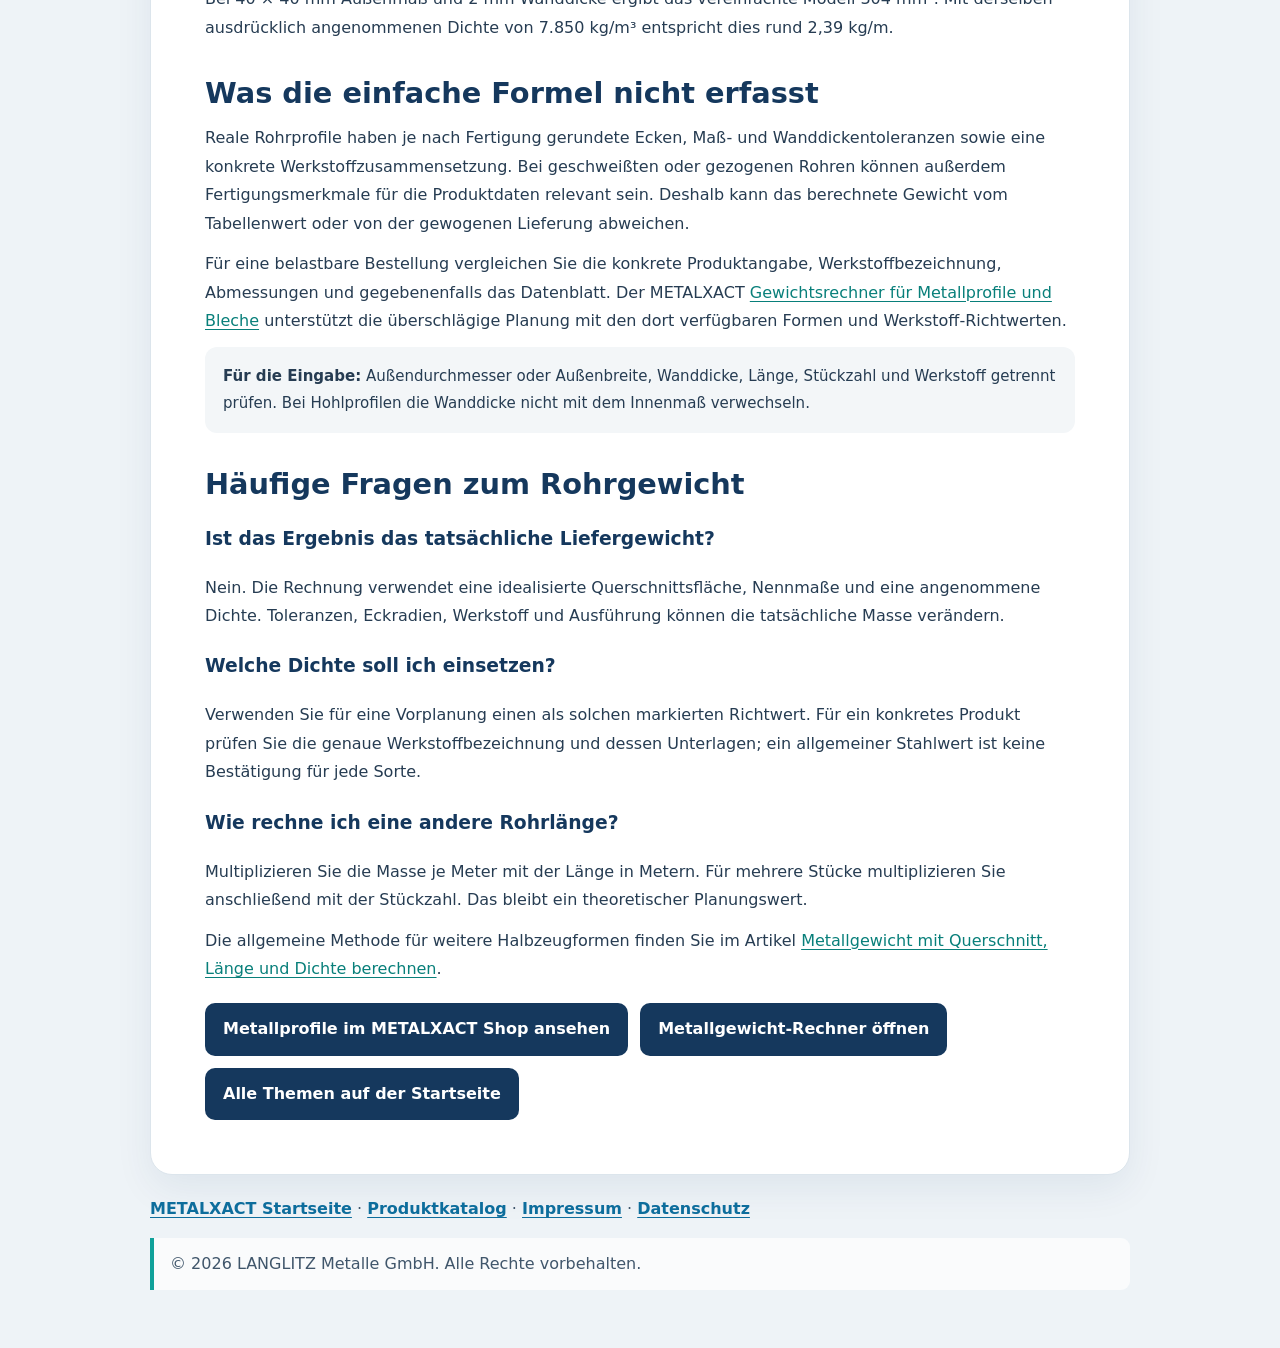
<file: fachartikel-rohrgewicht-berechnen.html>
<!-- Copyright (c) 2026 LANGLITZ Metalle GmbH. Alle Rechte vorbehalten. -->
<!doctype html>
<html lang="de" data-rights-owner="LANGLITZ Metalle GmbH">
<head>
  <meta charset="utf-8">
  <meta name="viewport" content="width=device-width, initial-scale=1">
  <title>Rundrohr Gewicht berechnen: Formel & Beispiel | METALXACT</title>
  <meta name="description" content="Rundrohr und Vierkantrohr: Gewicht pro Meter aus Außenmaß, Wanddicke und Werkstoffdichte berechnen. Mit Formel, Beispielen und Toleranzhinweisen.">
  <meta name="copyright" content="Copyright 2026 LANGLITZ Metalle GmbH. Alle Rechte vorbehalten.">
  <meta name="robots" content="index,follow,max-image-preview:large,max-snippet:-1,max-video-preview:-1">
  <meta name="theme-color" content="#15385d">
  <link rel="canonical" href="https://langlitzmetalle.github.io/fachartikel-rohrgewicht-berechnen.html">
  <meta property="og:type" content="article">
  <meta property="og:locale" content="de_DE">
  <meta property="og:site_name" content="METALXACT">
  <meta property="og:title" content="Rundrohr Gewicht berechnen: Formel & Beispiel | METALXACT">
  <meta property="og:description" content="Rundrohr und Vierkantrohr: Gewicht pro Meter aus Außenmaß, Wanddicke und Werkstoffdichte berechnen. Mit Formel, Beispielen und Toleranzhinweisen.">
  <meta property="og:url" content="https://langlitzmetalle.github.io/fachartikel-rohrgewicht-berechnen.html">
  <meta property="og:image" content="https://langlitzmetalle.github.io/assets/products/metallxact-social-preview.jpg">
  <meta property="og:image:type" content="image/jpeg">
  <meta property="og:image:alt" content="Metallprofile und Bleche im METALXACT Sortiment">
  <meta name="twitter:card" content="summary">
  <meta name="twitter:title" content="Rundrohr Gewicht berechnen: Formel & Beispiel | METALXACT">
  <meta name="twitter:description" content="Rundrohr und Vierkantrohr: Gewicht pro Meter aus Außenmaß, Wanddicke und Werkstoffdichte berechnen. Mit Formel, Beispielen und Toleranzhinweisen.">
  <meta name="twitter:image" content="https://langlitzmetalle.github.io/assets/products/metallxact-social-preview.jpg">
  <meta name="twitter:image:alt" content="Metallprofile und Bleche im METALXACT Sortiment">
  <link rel="icon" type="image/png" href="/favicon.png">
  <link rel="stylesheet" href="/styles.css?v=20261005-9">
  <style>.article-wrap{max-width:980px;margin:34px auto 0}.article-crumb{margin:0 0 18px;color:#526a7e;font-size:.92rem}.article-crumb a,.article-content a{color:#087f7a;text-underline-offset:3px}.article-head,.article-content,.article-related{background:#fff;border:1px solid #dce5ec;border-radius:22px;padding:clamp(24px,5vw,54px);box-shadow:0 14px 38px rgba(21,56,93,.07)}.article-head{border-top:5px solid #10a19a}.article-kicker{margin:0 0 12px;color:#c74a21;font-size:.78rem;font-weight:800;letter-spacing:.12em;text-transform:uppercase}.article-head h1{max-width:850px;margin:0;color:#15385d;font-size:clamp(2rem,5vw,3.5rem);line-height:1.08}.article-lede{max-width:780px;color:#40566b;font-size:1.15rem;line-height:1.75}.article-content{margin-top:22px;color:#263c52;line-height:1.78}.article-content h2{margin:34px 0 10px;color:#15385d;font-size:clamp(1.35rem,3vw,1.8rem);line-height:1.25}.article-content h2:first-child{margin-top:0}.article-content h3{color:#15385d}.article-content p{margin:12px 0}.formula-box{margin:20px 0;padding:18px 22px;border-left:5px solid #10a19a;border-radius:0 12px 12px 0;background:#edf7f6;color:#15385d;font-weight:750;overflow-wrap:anywhere}.article-content table{width:100%;border-collapse:collapse;margin:18px 0}.article-content th,.article-content td{padding:11px 12px;border:1px solid #dce5ec;text-align:left;vertical-align:top}.article-content th{background:#edf3f7;color:#15385d}.article-note{padding:16px 18px;border-radius:12px;background:#f3f6f8;font-size:.94rem}.article-related{margin:22px 0 30px}.article-related h2{margin:0 0 12px;color:#15385d}.article-actions{display:flex;flex-wrap:wrap;gap:12px;margin-top:20px}.article-actions a{display:inline-block;padding:12px 18px;border-radius:10px;background:#10a19a;color:#fff;font-weight:750;text-decoration:none}.article-actions a.secondary{background:#15385d}.article-wrap footer{margin-top:24px}.article-meta{margin:12px 0 0;color:#526a7e;font-size:.9rem}@media(max-width:680px){.article-content table{font-size:.9rem}.article-content th,.article-content td{padding:8px}}</style>
  <script type="application/ld+json">{"@context":"https://schema.org","@graph":[{"@type":"Article","headline":"Rundrohr- und Vierkantrohrgewicht berechnen","description":"Rundrohr und Vierkantrohr: Gewicht pro Meter aus Außenmaß, Wanddicke und Werkstoffdichte berechnen. Mit Formel, Beispielen und Toleranzhinweisen.","mainEntityOfPage":{"@type":"WebPage","@id":"https://langlitzmetalle.github.io/fachartikel-rohrgewicht-berechnen.html"},"publisher":{"@type":"Organization","name":"LANGLITZ Metalle GmbH","url":"https://www.metalxact.com/"},"datePublished":"2026-10-07","dateModified":"2026-10-07","inLanguage":"de-DE","articleSection":"Rohrgewicht und Querschnitt","keywords":["Rohrgewicht berechnen","Rundrohr Gewicht pro Meter","Vierkantrohr Gewicht berechnen","Rohr Querschnitt Formel"]},{"@type":"BreadcrumbList","itemListElement":[{"@type":"ListItem","position":1,"name":"Home","item":"https://langlitzmetalle.github.io/"},{"@type":"ListItem","position":2,"name":"Rundrohr- und Vierkantrohrgewicht berechnen","item":"https://langlitzmetalle.github.io/fachartikel-rohrgewicht-berechnen.html"}]}]}</script>
</head>
<body>
  <main class="shell">
    <nav class="topnav" aria-label="Seitennavigation">
      <a class="topnav-brand" href="/" aria-label="METALXACT Startseite"><img src="/metalxact-logo.png" width="397" height="90" alt="METALXACT – Präzision und Qualität rund um Metall"></a>
      <a href="/">Home</a><a href="/metal-weight-calculator/produkte.html">Produktübersicht</a><a href="/metal-weight-calculator/produktkatalog.html">Produktkatalog</a><a href="/metal-weight-calculator/pulverbeschichtung.html">Pulverbeschichtung</a><a class="nav-shop" href="https://www.metalxact.com/">METALXACT Shop</a><a class="nav-calculator" href="https://www.metalxact.com/service/gewichtsrechner-metallprofile-bleche/">Gewichtsrechner</a>
    </nav>
    <div class="article-wrap">
      <nav class="article-crumb" aria-label="Brotkrümelnavigation"><a href="/">Home</a> › <span>Fachartikel</span></nav>
      <header class="article-head"><p class="article-kicker">Technisches Wissen · Rohrgewicht</p><h1>Rundrohr- und Vierkantrohrgewicht berechnen</h1><p class="article-lede">Für eine erste Materialplanung lässt sich das theoretische Rohrgewicht aus dem Hohlquerschnitt, der Länge und einer passenden Dichte ableiten. Die Wanddicke muss dabei in die Querschnittsfläche eingehen.</p><p class="article-meta">Herausgeber: LANGLITZ Metalle GmbH · Veröffentlicht am 7. Oktober 2026</p></header>
      <article class="article-content"><h2>Vom Außenmaß zum Hohlquerschnitt</h2><p>Ein Rohr ist kein Vollstab: Für die Berechnung wird die innere Fläche von der äußeren Querschnittsfläche abgezogen. Bei idealisiertem Rundrohr mit Außendurchmesser <em>D</em> und gleichmäßiger Wanddicke <em>s</em> ergibt sich der Innendurchmesser aus <em>d = D − 2s</em>.</p><div class="formula-box">A = π ÷ 4 × (D² − d²)<br>Gewicht pro Meter in kg/m = A in mm² × Dichte in kg/m³ ÷ 1.000.000</div><p>Alle Durchmesser und die Wanddicke werden in Millimetern eingesetzt. Die Umrechnung für kg/m folgt daraus, dass ein Meter Länge 1.000 mm beträgt und 1 m³ genau 1.000.000.000 mm³ enthält.</p><h2>Rechenbeispiel für ein Rundrohr</h2><p>Beispielwerte: Außendurchmesser 40 mm, Wanddicke 2 mm und angenommene Dichte 7.850 kg/m³. Damit ist der Innendurchmesser 36 mm. Die Ringfläche beträgt π ÷ 4 × (40² − 36²) ≈ 238,76 mm². Daraus folgt rechnerisch rund 1,87 kg/m.</p><p>Die Dichte 7.850 kg/m³ dient hier nur als Rechenannahme. Sie bestätigt weder die Werkstoffsorte noch den tatsächlichen Dichtewert eines konkreten Produkts.</p><h2>Vierkantrohr mit idealisierten scharfen Ecken</h2><p>Für ein idealisiertes Vierkantrohr mit Außenmaß <em>B</em> und gleichmäßiger Wanddicke <em>s</em> kann die innere Fläche von der äußeren abgezogen werden:</p><div class="formula-box">A = B² − (B − 2s)²<br>Gewicht pro Meter in kg/m = A in mm² × Dichte in kg/m³ ÷ 1.000.000</div><p>Bei 40 × 40 mm Außenmaß und 2 mm Wanddicke ergibt das vereinfachte Modell 304 mm². Mit derselben ausdrücklich angenommenen Dichte von 7.850 kg/m³ entspricht dies rund 2,39 kg/m.</p><h2>Was die einfache Formel nicht erfasst</h2><p>Reale Rohrprofile haben je nach Fertigung gerundete Ecken, Maß- und Wanddickentoleranzen sowie eine konkrete Werkstoffzusammensetzung. Bei geschweißten oder gezogenen Rohren können außerdem Fertigungsmerkmale für die Produktdaten relevant sein. Deshalb kann das berechnete Gewicht vom Tabellenwert oder von der gewogenen Lieferung abweichen.</p><p>Für eine belastbare Bestellung vergleichen Sie die konkrete Produktangabe, Werkstoffbezeichnung, Abmessungen und gegebenenfalls das Datenblatt. Der METALXACT <a href="https://www.metalxact.com/service/gewichtsrechner-metallprofile-bleche/">Gewichtsrechner für Metallprofile und Bleche</a> unterstützt die überschlägige Planung mit den dort verfügbaren Formen und Werkstoff-Richtwerten.</p><div class="article-note"><strong>Für die Eingabe:</strong> Außendurchmesser oder Außenbreite, Wanddicke, Länge, Stückzahl und Werkstoff getrennt prüfen. Bei Hohlprofilen die Wanddicke nicht mit dem Innenmaß verwechseln.</div><h2>Häufige Fragen zum Rohrgewicht</h2><h3>Ist das Ergebnis das tatsächliche Liefergewicht?</h3><p>Nein. Die Rechnung verwendet eine idealisierte Querschnittsfläche, Nennmaße und eine angenommene Dichte. Toleranzen, Eckradien, Werkstoff und Ausführung können die tatsächliche Masse verändern.</p><h3>Welche Dichte soll ich einsetzen?</h3><p>Verwenden Sie für eine Vorplanung einen als solchen markierten Richtwert. Für ein konkretes Produkt prüfen Sie die genaue Werkstoffbezeichnung und dessen Unterlagen; ein allgemeiner Stahlwert ist keine Bestätigung für jede Sorte.</p><h3>Wie rechne ich eine andere Rohrlänge?</h3><p>Multiplizieren Sie die Masse je Meter mit der Länge in Metern. Für mehrere Stücke multiplizieren Sie anschließend mit der Stückzahl. Das bleibt ein theoretischer Planungswert.</p><p>Die allgemeine Methode für weitere Halbzeugformen finden Sie im Artikel <a href="/fachartikel-metallgewicht-berechnen.html">Metallgewicht mit Querschnitt, Länge und Dichte berechnen</a>.</p><div class="article-actions"><a class="secondary" href="https://www.metalxact.com/metallprofile-nach-mass/">Metallprofile im METALXACT Shop ansehen</a> <a class="secondary" href="https://www.metalxact.com/service/gewichtsrechner-metallprofile-bleche/">Metallgewicht-Rechner öffnen</a><a class="secondary" href="/">Alle Themen auf der Startseite</a></div></article>
      <footer><p><a href="/">METALXACT Startseite</a> · <a href="/metal-weight-calculator/produktkatalog.html">Produktkatalog</a> · <a href="https://www.metalxact.com/informationen/impressum/">Impressum</a> · <a href="https://www.metalxact.com/informationen/datenschutz/">Datenschutz</a></p><p class="copyright-notice">© 2026 LANGLITZ Metalle GmbH. Alle Rechte vorbehalten.</p></footer>
    </div>
  </main>
</body>
</html>
</file>
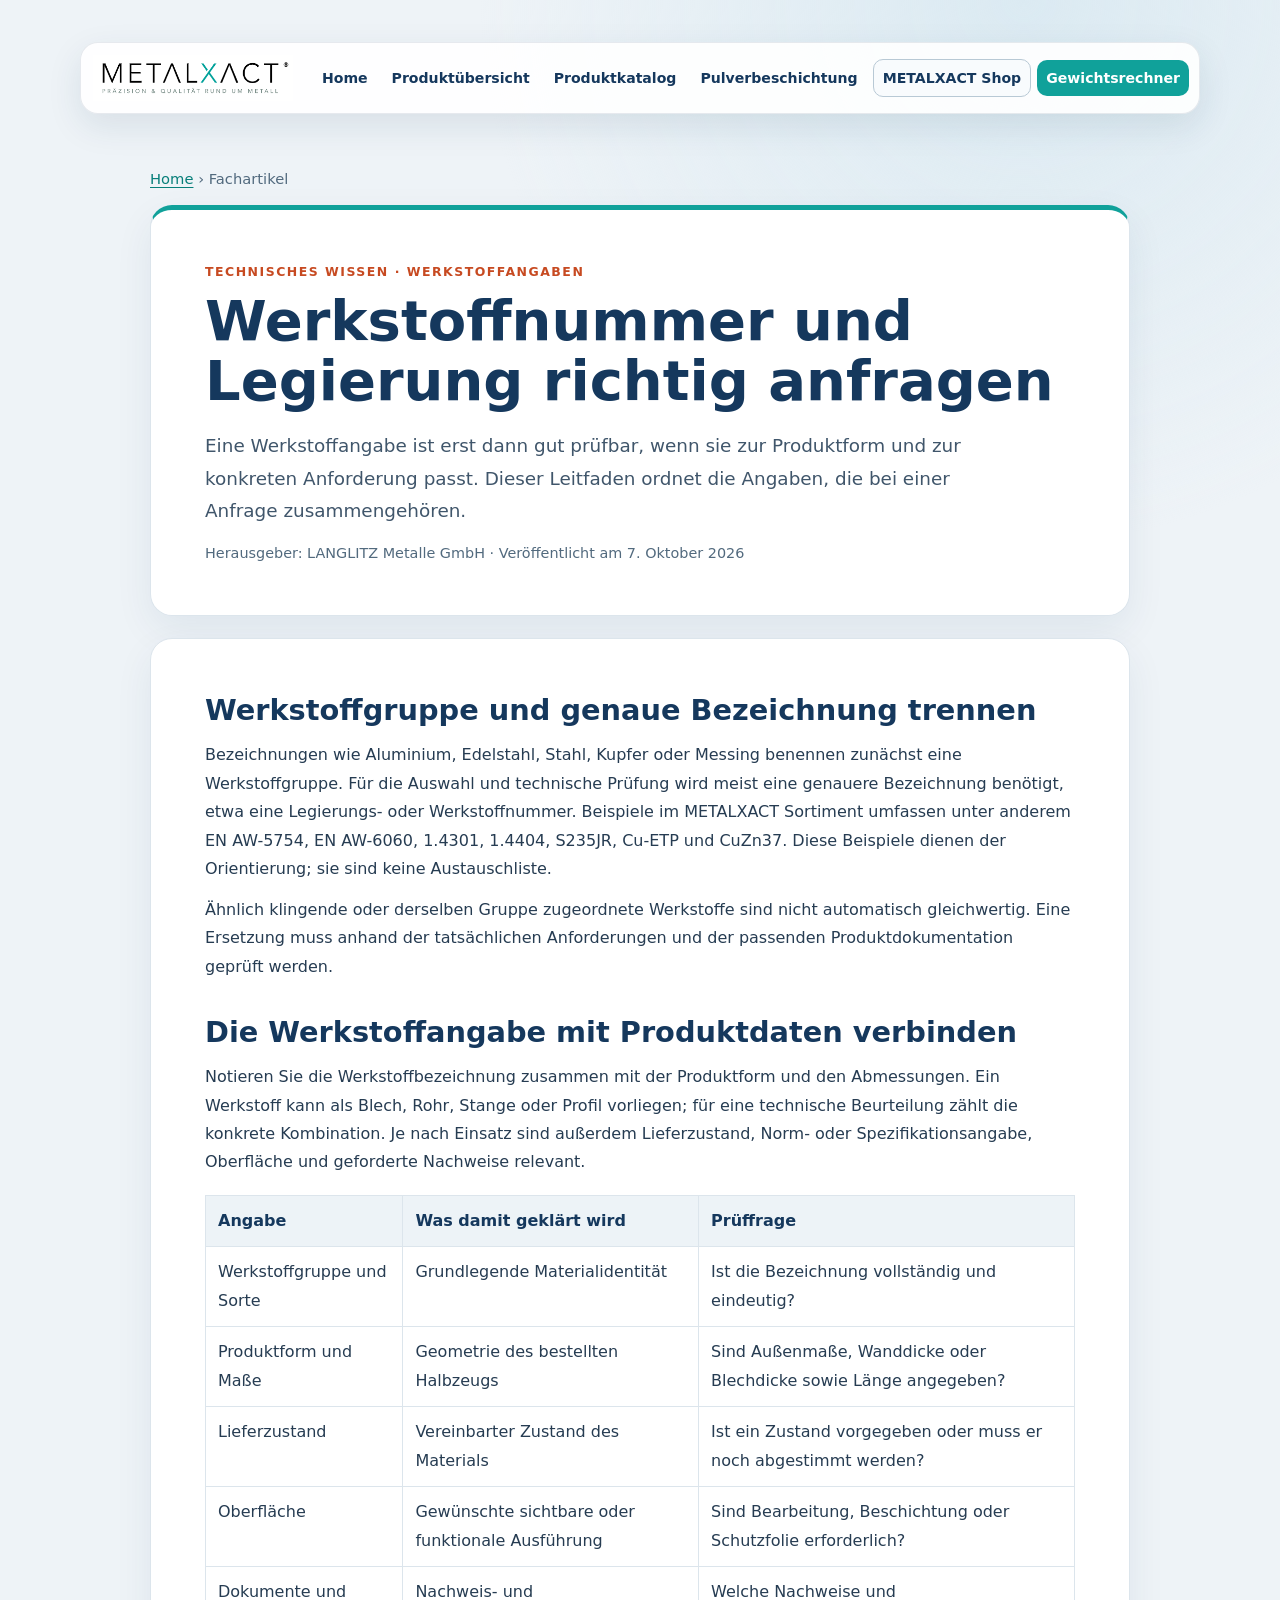
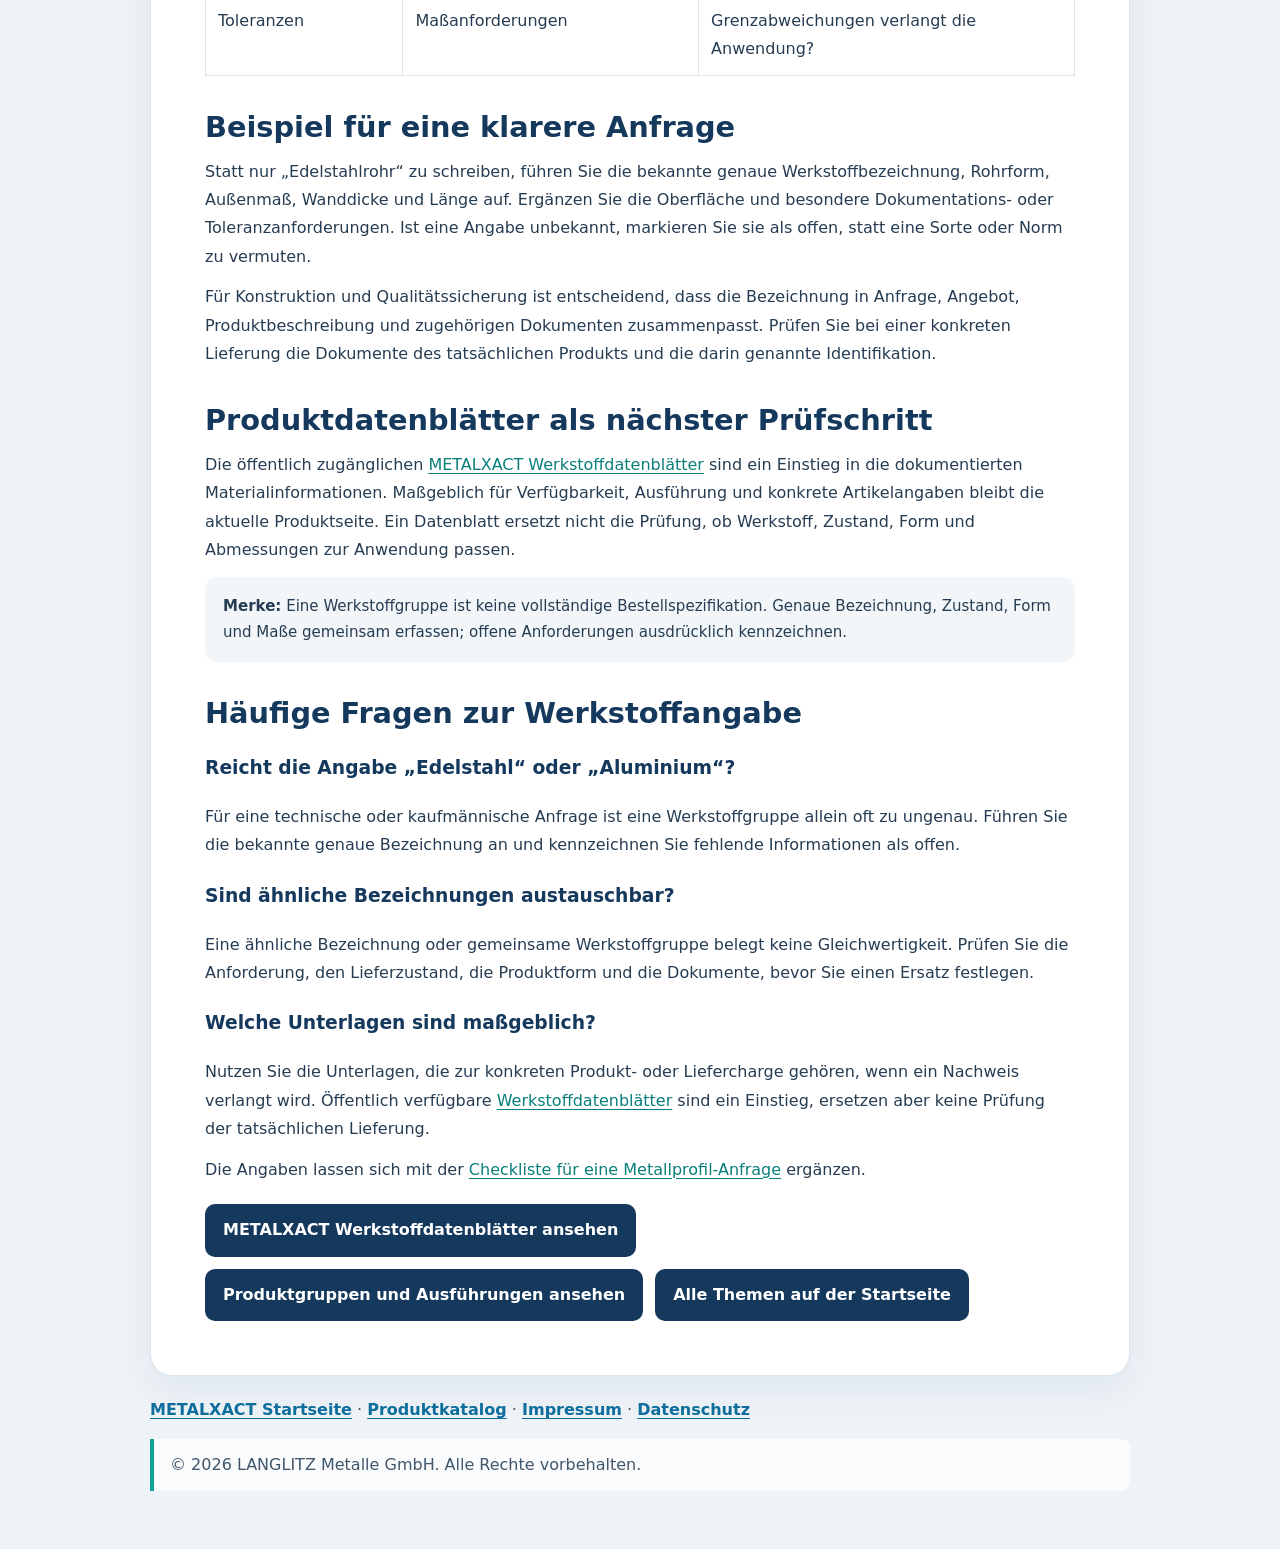
<file: fachartikel-werkstoffangaben-metall.html>
<!-- Copyright (c) 2026 LANGLITZ Metalle GmbH. Alle Rechte vorbehalten. -->
<!doctype html>
<html lang="de" data-rights-owner="LANGLITZ Metalle GmbH">
<head>
  <meta charset="utf-8">
  <meta name="viewport" content="width=device-width, initial-scale=1">
  <title>Werkstoffnummer und Legierung richtig anfragen | METALXACT</title>
  <meta name="description" content="Werkstoffangaben für Metall richtig erfassen: genaue Bezeichnung, Lieferzustand, Produktform, Maße, Oberfläche und Nachweise in der Anfrage klären.">
  <meta name="copyright" content="Copyright 2026 LANGLITZ Metalle GmbH. Alle Rechte vorbehalten.">
  <meta name="robots" content="index,follow,max-image-preview:large,max-snippet:-1,max-video-preview:-1">
  <meta name="theme-color" content="#15385d">
  <link rel="canonical" href="https://langlitzmetalle.github.io/fachartikel-werkstoffangaben-metall.html">
  <meta property="og:type" content="article">
  <meta property="og:locale" content="de_DE">
  <meta property="og:site_name" content="METALXACT">
  <meta property="og:title" content="Werkstoffnummer und Legierung richtig anfragen | METALXACT">
  <meta property="og:description" content="Werkstoffangaben für Metall richtig erfassen: genaue Bezeichnung, Lieferzustand, Produktform, Maße, Oberfläche und Nachweise in der Anfrage klären.">
  <meta property="og:url" content="https://langlitzmetalle.github.io/fachartikel-werkstoffangaben-metall.html">
  <meta property="og:image" content="https://langlitzmetalle.github.io/assets/products/metallxact-social-preview.jpg">
  <meta property="og:image:type" content="image/jpeg">
  <meta property="og:image:alt" content="Metallprofile und Bleche im METALXACT Sortiment">
  <meta name="twitter:card" content="summary">
  <meta name="twitter:title" content="Werkstoffnummer und Legierung richtig anfragen | METALXACT">
  <meta name="twitter:description" content="Werkstoffangaben für Metall richtig erfassen: genaue Bezeichnung, Lieferzustand, Produktform, Maße, Oberfläche und Nachweise in der Anfrage klären.">
  <meta name="twitter:image" content="https://langlitzmetalle.github.io/assets/products/metallxact-social-preview.jpg">
  <meta name="twitter:image:alt" content="Metallprofile und Bleche im METALXACT Sortiment">
  <link rel="icon" type="image/png" href="/favicon.png">
  <link rel="stylesheet" href="/styles.css?v=20261005-9">
  <style>.article-wrap{max-width:980px;margin:34px auto 0}.article-crumb{margin:0 0 18px;color:#526a7e;font-size:.92rem}.article-crumb a,.article-content a{color:#087f7a;text-underline-offset:3px}.article-head,.article-content,.article-related{background:#fff;border:1px solid #dce5ec;border-radius:22px;padding:clamp(24px,5vw,54px);box-shadow:0 14px 38px rgba(21,56,93,.07)}.article-head{border-top:5px solid #10a19a}.article-kicker{margin:0 0 12px;color:#c74a21;font-size:.78rem;font-weight:800;letter-spacing:.12em;text-transform:uppercase}.article-head h1{max-width:850px;margin:0;color:#15385d;font-size:clamp(2rem,5vw,3.5rem);line-height:1.08}.article-lede{max-width:780px;color:#40566b;font-size:1.15rem;line-height:1.75}.article-content{margin-top:22px;color:#263c52;line-height:1.78}.article-content h2{margin:34px 0 10px;color:#15385d;font-size:clamp(1.35rem,3vw,1.8rem);line-height:1.25}.article-content h2:first-child{margin-top:0}.article-content h3{color:#15385d}.article-content p{margin:12px 0}.formula-box{margin:20px 0;padding:18px 22px;border-left:5px solid #10a19a;border-radius:0 12px 12px 0;background:#edf7f6;color:#15385d;font-weight:750;overflow-wrap:anywhere}.article-content table{width:100%;border-collapse:collapse;margin:18px 0}.article-content th,.article-content td{padding:11px 12px;border:1px solid #dce5ec;text-align:left;vertical-align:top}.article-content th{background:#edf3f7;color:#15385d}.article-note{padding:16px 18px;border-radius:12px;background:#f3f6f8;font-size:.94rem}.article-related{margin:22px 0 30px}.article-related h2{margin:0 0 12px;color:#15385d}.article-actions{display:flex;flex-wrap:wrap;gap:12px;margin-top:20px}.article-actions a{display:inline-block;padding:12px 18px;border-radius:10px;background:#10a19a;color:#fff;font-weight:750;text-decoration:none}.article-actions a.secondary{background:#15385d}.article-wrap footer{margin-top:24px}.article-meta{margin:12px 0 0;color:#526a7e;font-size:.9rem}@media(max-width:680px){.article-content table{font-size:.9rem}.article-content th,.article-content td{padding:8px}}</style>
  <script type="application/ld+json">{"@context":"https://schema.org","@graph":[{"@type":"Article","headline":"Werkstoffnummer und Legierung richtig anfragen","description":"Werkstoffangaben für Metall richtig erfassen: genaue Bezeichnung, Lieferzustand, Produktform, Maße, Oberfläche und Nachweise in der Anfrage klären.","mainEntityOfPage":{"@type":"WebPage","@id":"https://langlitzmetalle.github.io/fachartikel-werkstoffangaben-metall.html"},"publisher":{"@type":"Organization","name":"LANGLITZ Metalle GmbH","url":"https://www.metalxact.com/"},"datePublished":"2026-10-07","dateModified":"2026-10-07","inLanguage":"de-DE","articleSection":"Werkstoffangaben und Produktdaten","keywords":["Werkstoffangaben Metall","Werkstoffnummer Metall Anfrage","Metall Legierung Lieferzustand","Werkstoffbezeichnung lesen"]},{"@type":"BreadcrumbList","itemListElement":[{"@type":"ListItem","position":1,"name":"Home","item":"https://langlitzmetalle.github.io/"},{"@type":"ListItem","position":2,"name":"Werkstoffnummer und Legierung richtig anfragen","item":"https://langlitzmetalle.github.io/fachartikel-werkstoffangaben-metall.html"}]}]}</script>
</head>
<body>
  <main class="shell">
    <nav class="topnav" aria-label="Seitennavigation">
      <a class="topnav-brand" href="/" aria-label="METALXACT Startseite"><img src="/metalxact-logo.png" width="397" height="90" alt="METALXACT – Präzision und Qualität rund um Metall"></a>
      <a href="/">Home</a><a href="/metal-weight-calculator/produkte.html">Produktübersicht</a><a href="/metal-weight-calculator/produktkatalog.html">Produktkatalog</a><a href="/metal-weight-calculator/pulverbeschichtung.html">Pulverbeschichtung</a><a class="nav-shop" href="https://www.metalxact.com/">METALXACT Shop</a><a class="nav-calculator" href="https://www.metalxact.com/service/gewichtsrechner-metallprofile-bleche/">Gewichtsrechner</a>
    </nav>
    <div class="article-wrap">
      <nav class="article-crumb" aria-label="Brotkrümelnavigation"><a href="/">Home</a> › <span>Fachartikel</span></nav>
      <header class="article-head"><p class="article-kicker">Technisches Wissen · Werkstoffangaben</p><h1>Werkstoffnummer und Legierung richtig anfragen</h1><p class="article-lede">Eine Werkstoffangabe ist erst dann gut prüfbar, wenn sie zur Produktform und zur konkreten Anforderung passt. Dieser Leitfaden ordnet die Angaben, die bei einer Anfrage zusammengehören.</p><p class="article-meta">Herausgeber: LANGLITZ Metalle GmbH · Veröffentlicht am 7. Oktober 2026</p></header>
      <article class="article-content"><h2>Werkstoffgruppe und genaue Bezeichnung trennen</h2><p>Bezeichnungen wie Aluminium, Edelstahl, Stahl, Kupfer oder Messing benennen zunächst eine Werkstoffgruppe. Für die Auswahl und technische Prüfung wird meist eine genauere Bezeichnung benötigt, etwa eine Legierungs- oder Werkstoffnummer. Beispiele im METALXACT Sortiment umfassen unter anderem EN AW-5754, EN AW-6060, 1.4301, 1.4404, S235JR, Cu-ETP und CuZn37. Diese Beispiele dienen der Orientierung; sie sind keine Austauschliste.</p><p>Ähnlich klingende oder derselben Gruppe zugeordnete Werkstoffe sind nicht automatisch gleichwertig. Eine Ersetzung muss anhand der tatsächlichen Anforderungen und der passenden Produktdokumentation geprüft werden.</p><h2>Die Werkstoffangabe mit Produktdaten verbinden</h2><p>Notieren Sie die Werkstoffbezeichnung zusammen mit der Produktform und den Abmessungen. Ein Werkstoff kann als Blech, Rohr, Stange oder Profil vorliegen; für eine technische Beurteilung zählt die konkrete Kombination. Je nach Einsatz sind außerdem Lieferzustand, Norm- oder Spezifikationsangabe, Oberfläche und geforderte Nachweise relevant.</p><table><thead><tr><th>Angabe</th><th>Was damit geklärt wird</th><th>Prüffrage</th></tr></thead><tbody><tr><td>Werkstoffgruppe und Sorte</td><td>Grundlegende Materialidentität</td><td>Ist die Bezeichnung vollständig und eindeutig?</td></tr><tr><td>Produktform und Maße</td><td>Geometrie des bestellten Halbzeugs</td><td>Sind Außenmaße, Wanddicke oder Blechdicke sowie Länge angegeben?</td></tr><tr><td>Lieferzustand</td><td>Vereinbarter Zustand des Materials</td><td>Ist ein Zustand vorgegeben oder muss er noch abgestimmt werden?</td></tr><tr><td>Oberfläche</td><td>Gewünschte sichtbare oder funktionale Ausführung</td><td>Sind Bearbeitung, Beschichtung oder Schutzfolie erforderlich?</td></tr><tr><td>Dokumente und Toleranzen</td><td>Nachweis- und Maßanforderungen</td><td>Welche Nachweise und Grenzabweichungen verlangt die Anwendung?</td></tr></tbody></table><h2>Beispiel für eine klarere Anfrage</h2><p>Statt nur „Edelstahlrohr“ zu schreiben, führen Sie die bekannte genaue Werkstoffbezeichnung, Rohrform, Außenmaß, Wanddicke und Länge auf. Ergänzen Sie die Oberfläche und besondere Dokumentations- oder Toleranzanforderungen. Ist eine Angabe unbekannt, markieren Sie sie als offen, statt eine Sorte oder Norm zu vermuten.</p><p>Für Konstruktion und Qualitätssicherung ist entscheidend, dass die Bezeichnung in Anfrage, Angebot, Produktbeschreibung und zugehörigen Dokumenten zusammenpasst. Prüfen Sie bei einer konkreten Lieferung die Dokumente des tatsächlichen Produkts und die darin genannte Identifikation.</p><h2>Produktdatenblätter als nächster Prüfschritt</h2><p>Die öffentlich zugänglichen <a href="https://www.metalxact.com/werkstoffdatenlaetter">METALXACT Werkstoffdatenblätter</a> sind ein Einstieg in die dokumentierten Materialinformationen. Maßgeblich für Verfügbarkeit, Ausführung und konkrete Artikelangaben bleibt die aktuelle Produktseite. Ein Datenblatt ersetzt nicht die Prüfung, ob Werkstoff, Zustand, Form und Abmessungen zur Anwendung passen.</p><div class="article-note"><strong>Merke:</strong> Eine Werkstoffgruppe ist keine vollständige Bestellspezifikation. Genaue Bezeichnung, Zustand, Form und Maße gemeinsam erfassen; offene Anforderungen ausdrücklich kennzeichnen.</div><h2>Häufige Fragen zur Werkstoffangabe</h2><h3>Reicht die Angabe „Edelstahl“ oder „Aluminium“?</h3><p>Für eine technische oder kaufmännische Anfrage ist eine Werkstoffgruppe allein oft zu ungenau. Führen Sie die bekannte genaue Bezeichnung an und kennzeichnen Sie fehlende Informationen als offen.</p><h3>Sind ähnliche Bezeichnungen austauschbar?</h3><p>Eine ähnliche Bezeichnung oder gemeinsame Werkstoffgruppe belegt keine Gleichwertigkeit. Prüfen Sie die Anforderung, den Lieferzustand, die Produktform und die Dokumente, bevor Sie einen Ersatz festlegen.</p><h3>Welche Unterlagen sind maßgeblich?</h3><p>Nutzen Sie die Unterlagen, die zur konkreten Produkt- oder Liefercharge gehören, wenn ein Nachweis verlangt wird. Öffentlich verfügbare <a href="https://www.metalxact.com/werkstoffdatenlaetter">Werkstoffdatenblätter</a> sind ein Einstieg, ersetzen aber keine Prüfung der tatsächlichen Lieferung.</p><p>Die Angaben lassen sich mit der <a href="/fachartikel-metallprofile-anfrage-checkliste.html">Checkliste für eine Metallprofil-Anfrage</a> ergänzen.</p><div class="article-actions"><a class="secondary" href="https://www.metalxact.com/werkstoffdatenlaetter">METALXACT Werkstoffdatenblätter ansehen</a> <a class="secondary" href="https://www.metalxact.com/metallprofile-nach-mass/">Produktgruppen und Ausführungen ansehen</a><a class="secondary" href="/">Alle Themen auf der Startseite</a></div></article>
      <footer><p><a href="/">METALXACT Startseite</a> · <a href="/metal-weight-calculator/produktkatalog.html">Produktkatalog</a> · <a href="https://www.metalxact.com/informationen/impressum/">Impressum</a> · <a href="https://www.metalxact.com/informationen/datenschutz/">Datenschutz</a></p><p class="copyright-notice">© 2026 LANGLITZ Metalle GmbH. Alle Rechte vorbehalten.</p></footer>
    </div>
  </main>
</body>
</html>
</file>
<file: styles.css>
/* Copyright (c) 2026 LANGLITZ Metalle GmbH. All rights reserved. */
:root {
  color-scheme: light;
  font-family: Inter, ui-sans-serif, system-ui, -apple-system, BlinkMacSystemFont, "Segoe UI", sans-serif;
  color: #14263a;
  background: #eef3f7;
}

* { box-sizing: border-box; }
body { margin: 0; background: radial-gradient(circle at 80% 0%, #dbeaf2 0, transparent 34rem), #eef3f7; }
a { color: #0d6d9c; }
.shell { width: min(1120px, calc(100% - 32px)); margin: 0 auto; padding: 42px 0; }
.topnav { display: flex; flex-wrap: nowrap; align-items: center; gap: 6px; margin-bottom: 56px; padding: 10px; border: 1px solid rgba(21, 56, 93, .1); border-radius: 18px; background: rgba(255, 255, 255, .9); box-shadow: 0 12px 34px rgba(21, 56, 93, .1); }
.topnav a { padding: 10px 9px; border-radius: 10px; color: #15385d; font-size: .88rem; font-weight: 780; text-decoration: none; white-space: nowrap; transition: background-color .16s ease, color .16s ease, transform .16s ease; }
.topnav a:hover { background: #e8f0f6; color: #0f2e4d; transform: translateY(-1px); }
.topnav a.active { background: #15385d; color: #fff; }
.topnav a.nav-shop { border: 1px solid #b8c9d5; background: #f8fbfd; }
.topnav a.nav-shop:hover { border-color: #15385d; background: #edf4f8; }
.topnav a.nav-calculator { background: #10a19a; color: #fff; }
.topnav a.nav-calculator:hover, .topnav a.nav-calculator:focus-visible { background: #15385d; color: #fff; }
.topnav a.topnav-brand,
.topnav a.topnav-brand:hover,
.topnav a.topnav-brand:focus,
.topnav a.topnav-brand:active {
  display: block;
  width: clamp(168px, 18vw, 200px);
  height: 50px;
  margin: 0 auto 0 2px;
  padding: 0;
  background: transparent;
  transform: none !important;
  transition: none;
}
.topnav-brand img { display: block; width: 100%; height: 100%; object-fit: contain; }
.hero { display: grid; grid-template-columns: minmax(0, 1.55fr) minmax(290px, .75fr); gap: 26px; align-items: stretch; margin-bottom: 32px; }
.hero-copy, .hero-panel, .portal, .technical-hub, .info-section { border: 1px solid rgba(21, 56, 93, .1); border-radius: 22px; box-shadow: 0 15px 40px rgba(21, 56, 93, .09); }
.hero-copy { padding: clamp(28px, 5vw, 56px); background: rgba(255, 255, 255, .92); }
.hero-panel { display: flex; flex-direction: column; justify-content: flex-end; gap: 18px; min-width: 0; padding: 32px; background: #15385d; color: #fff; }
.hero-panel strong { font-size: 1.5rem; line-height: 1.25; }
.hero-panel p { margin: 0; color: #d8e5ee; line-height: 1.6; }
.panel-label { color: #82bdd7; font-size: .84rem; font-weight: 800; letter-spacing: .08em; text-transform: uppercase; }
.product-carousel { width: 100%; min-width: 0; }
.carousel-viewport { position: relative; overflow: hidden; aspect-ratio: 1 / 1; border: 1px solid rgba(255, 255, 255, .18); border-radius: 16px; background: #fff; box-shadow: 0 12px 30px rgba(0, 0, 0, .2); }
.carousel-slide { position: relative; display: block; width: 100%; height: 100%; color: #fff; text-decoration: none; }
.carousel-slide[hidden] { display: none; }
.carousel-slide img { display: block; width: 100%; height: 100%; object-fit: contain; background: #fff; }
.carousel-slide span { position: absolute; right: 0; bottom: 0; left: 0; padding: 11px 13px; background: linear-gradient(transparent, rgba(10, 34, 58, .94)); font-size: .93rem; font-weight: 800; line-height: 1.35; }
.carousel-slide:focus-visible { outline: 3px solid #82bdd7; outline-offset: -4px; }
.carousel-controls { display: flex; align-items: center; justify-content: center; gap: 8px; margin-top: 10px; }
.carousel-button { min-width: 38px; min-height: 36px; padding: 6px 10px; border: 1px solid rgba(255, 255, 255, .3); border-radius: 999px; background: rgba(255, 255, 255, .09); color: #fff; font: inherit; font-weight: 800; cursor: pointer; }
.carousel-button:hover { background: rgba(255, 255, 255, .18); }
.carousel-button:focus-visible { outline: 3px solid #82bdd7; outline-offset: 2px; }
.carousel-toggle { min-width: 68px; font-size: .76rem; }
.carousel-status { min-width: 42px; color: #d8e5ee; font-size: .78rem; font-weight: 800; text-align: center; }
.eyebrow { margin: 0 0 10px; color: #10a19a; font-weight: 800; letter-spacing: .08em; text-transform: uppercase; }
h1 { max-width: 780px; margin: 0; color: #15385d; font-size: clamp(2.35rem, 5vw, 4rem); line-height: 1.03; }
h2, h3 { color: #15385d; }
h2 { margin: 6px 0 0; font-size: clamp(1.8rem, 4vw, 2.7rem); }
.intro { max-width: 760px; margin: 24px 0 0; color: #40566b; font-size: 1.12rem; line-height: 1.65; }
.hero-actions { display: flex; flex-wrap: wrap; align-items: center; gap: 12px; margin-top: 28px; }
.button-link { display: inline-block; padding: 13px 17px; border-radius: 9px; background: #10a19a; color: #fff; font-weight: 800; text-decoration: none; }
.button-link:hover, .button-link:focus-visible { background: #15385d; }
.button-link.secondary { background: #15385d; }
.button-link.secondary:hover { background: #0f2e4d; }
.text-link { padding: 10px 4px; font-weight: 750; text-underline-offset: 4px; }
.portal { margin-bottom: 32px; padding: clamp(24px, 4vw, 42px); background: rgba(248, 251, 253, .92); }
.section-heading { margin-bottom: 24px; }
.card-grid { display: grid; grid-template-columns: repeat(2, minmax(0, 1fr)); gap: 18px; }
.portal-card { position: relative; min-height: 220px; padding: 24px; border: 1px solid #d7e1e8; border-radius: 17px; background: #fff; }
.portal-card.featured { border-color: #10a19a; background: #fffaf7; }
.portal-card h3 { margin: 30px 0 10px; font-size: 1.4rem; }
.portal-card p { color: #52677a; line-height: 1.6; }
.portal-card a { display: inline-block; margin-top: 8px; font-weight: 800; text-underline-offset: 4px; }
.card-number { position: absolute; top: 22px; right: 22px; color: #10a19a; font-weight: 850; }
.technical-hub { margin-bottom: 32px; padding: clamp(24px, 4vw, 42px); background: rgba(255, 255, 255, .94); }
.technical-heading { display: grid; grid-template-columns: minmax(0, .95fr) minmax(280px, 1.05fr); gap: 34px; align-items: end; }
.technical-heading > p { margin: 0; color: #52677a; line-height: 1.7; }
.topic-index { display: flex; flex-wrap: wrap; gap: 9px; margin: 26px 0; padding: 14px; border: 1px solid #d7e1e8; border-radius: 14px; background: #f4f8fa; }
.topic-index a { padding: 8px 11px; border-radius: 8px; background: #fff; color: #15385d; font-size: .9rem; font-weight: 780; text-decoration: none; }
.topic-index a:hover { background: #e7f0f5; }
.technical-grid { display: grid; grid-template-columns: repeat(2, minmax(0, 1fr)); gap: 18px; }
.technical-card { position: relative; scroll-margin-top: 20px; padding: 28px; border: 1px solid #d7e1e8; border-radius: 17px; background: #fff; }
.technical-card-wide { grid-column: 1 / -1; background: linear-gradient(135deg, #fffaf7, #fff); border-color: rgba(199, 74, 33, .38); }
.technical-card h3 { margin: 6px 44px 14px 0; font-size: 1.42rem; line-height: 1.25; }
.technical-card p { margin: 0 0 14px; color: #52677a; line-height: 1.72; }
.topic-number { position: absolute; top: 25px; right: 25px; color: #10a19a; font-size: .9rem; font-weight: 850; }
.topic-link { display: inline-block; margin-top: 4px; font-weight: 800; line-height: 1.45; text-underline-offset: 4px; }
.info-section { display: grid; grid-template-columns: minmax(0, .8fr) minmax(0, 1.2fr); gap: 36px; padding: clamp(24px, 4vw, 42px); background: #fff; }
.info-copy p { margin-top: 0; color: #52677a; line-height: 1.7; }
footer { margin-top: 26px; color: #40566b; }
footer a { font-weight: 700; text-underline-offset: 3px; }
.legal-links { display: flex; flex-wrap: wrap; gap: 8px; align-items: center; }
.copyright-notice { margin-top: 20px; padding: 14px 16px; border-left: 4px solid #10a19a; border-radius: 0 9px 9px 0; background: rgba(255, 255, 255, .7); line-height: 1.5; }

@media (max-width: 860px) {
  .hero, .technical-heading, .info-section { grid-template-columns: 1fr; }
  .hero-panel { min-height: 260px; }
  .carousel-viewport { aspect-ratio: 16 / 10; }
}

@media (max-width: 980px) {
  .topnav { flex-wrap: wrap; align-items: stretch; }
  .topnav a.topnav-brand { flex: 1 0 100%; width: 100%; margin: 2px 0 7px; }
  .topnav-brand img { width: min(220px, 78vw); margin: 0 auto; }
  .topnav a:not(.topnav-brand) { flex: 1 1 160px; text-align: center; }
}

@media (max-width: 680px) {
  .shell { padding: 24px 0; }
  .topnav { margin-bottom: 30px; }
  .card-grid, .technical-grid { grid-template-columns: 1fr; }
  .technical-card-wide { grid-column: auto; }
  .technical-card { padding: 23px; }
}
</file>
